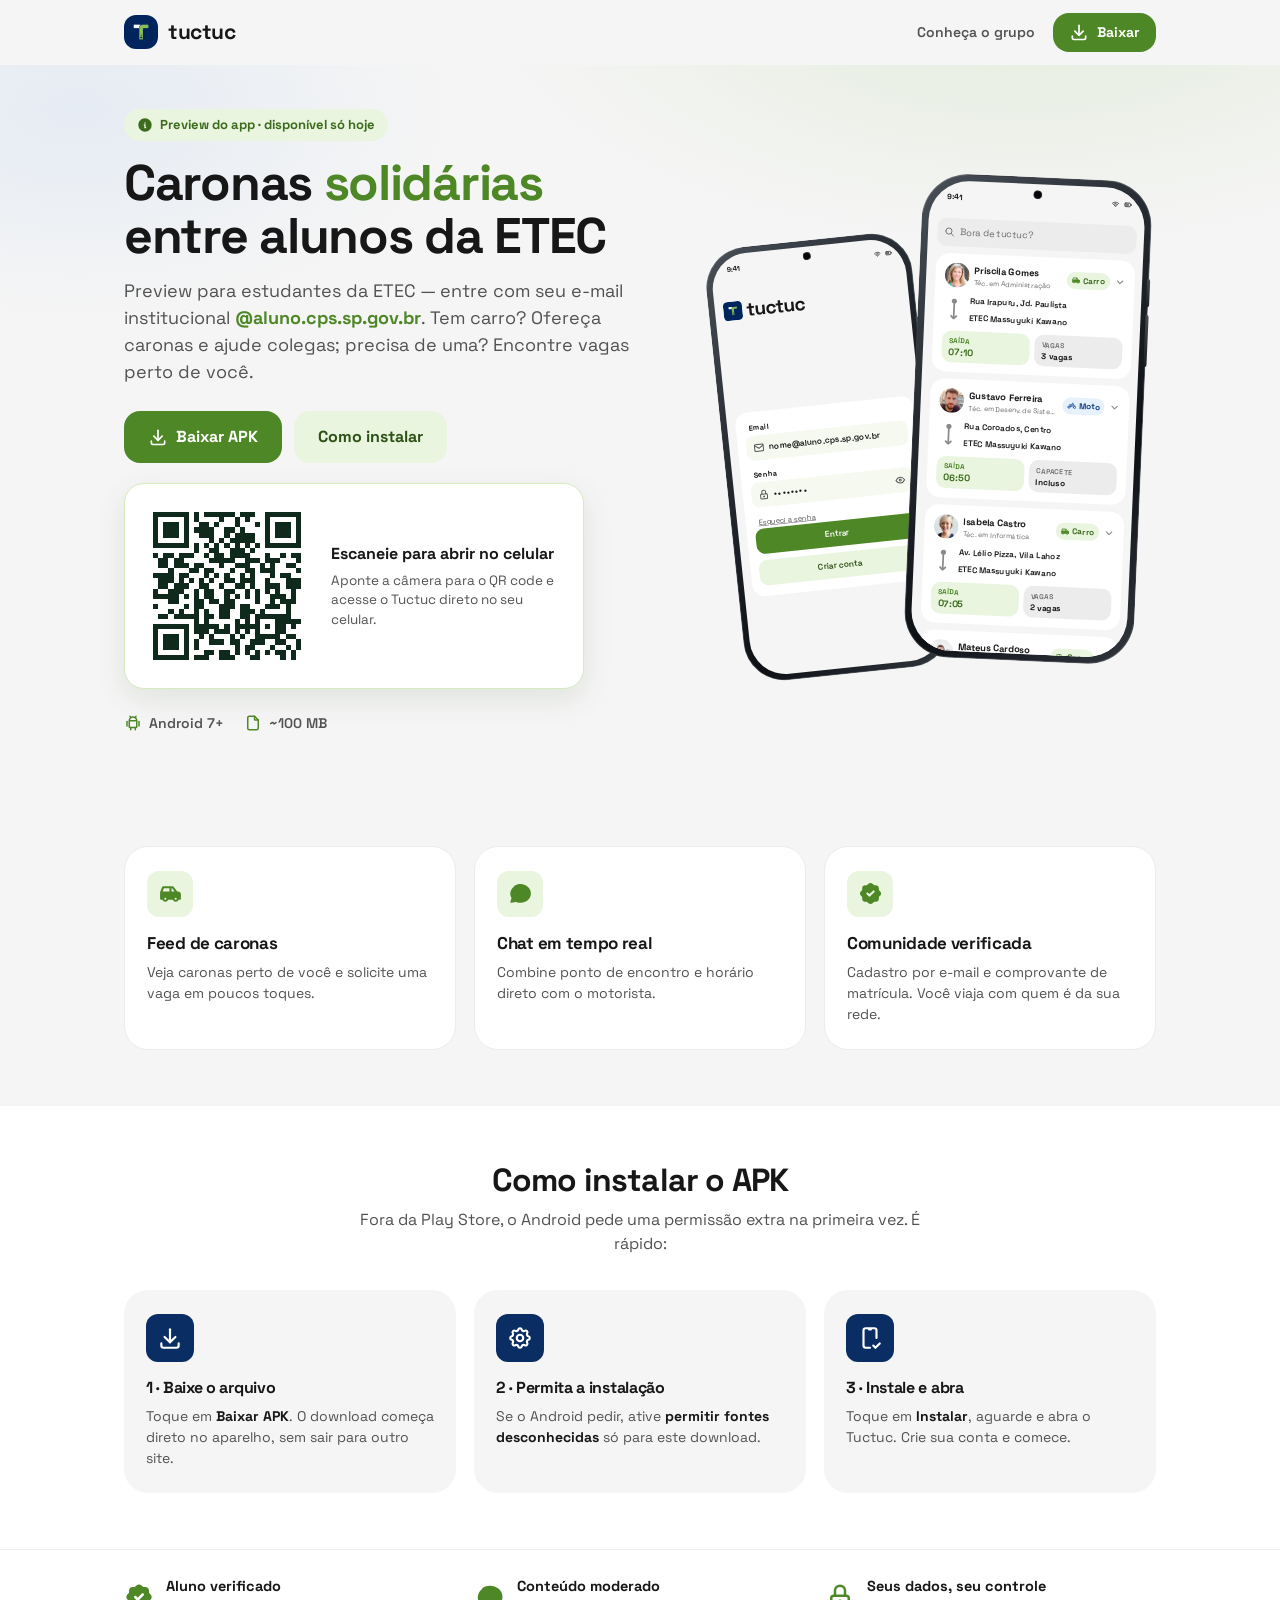
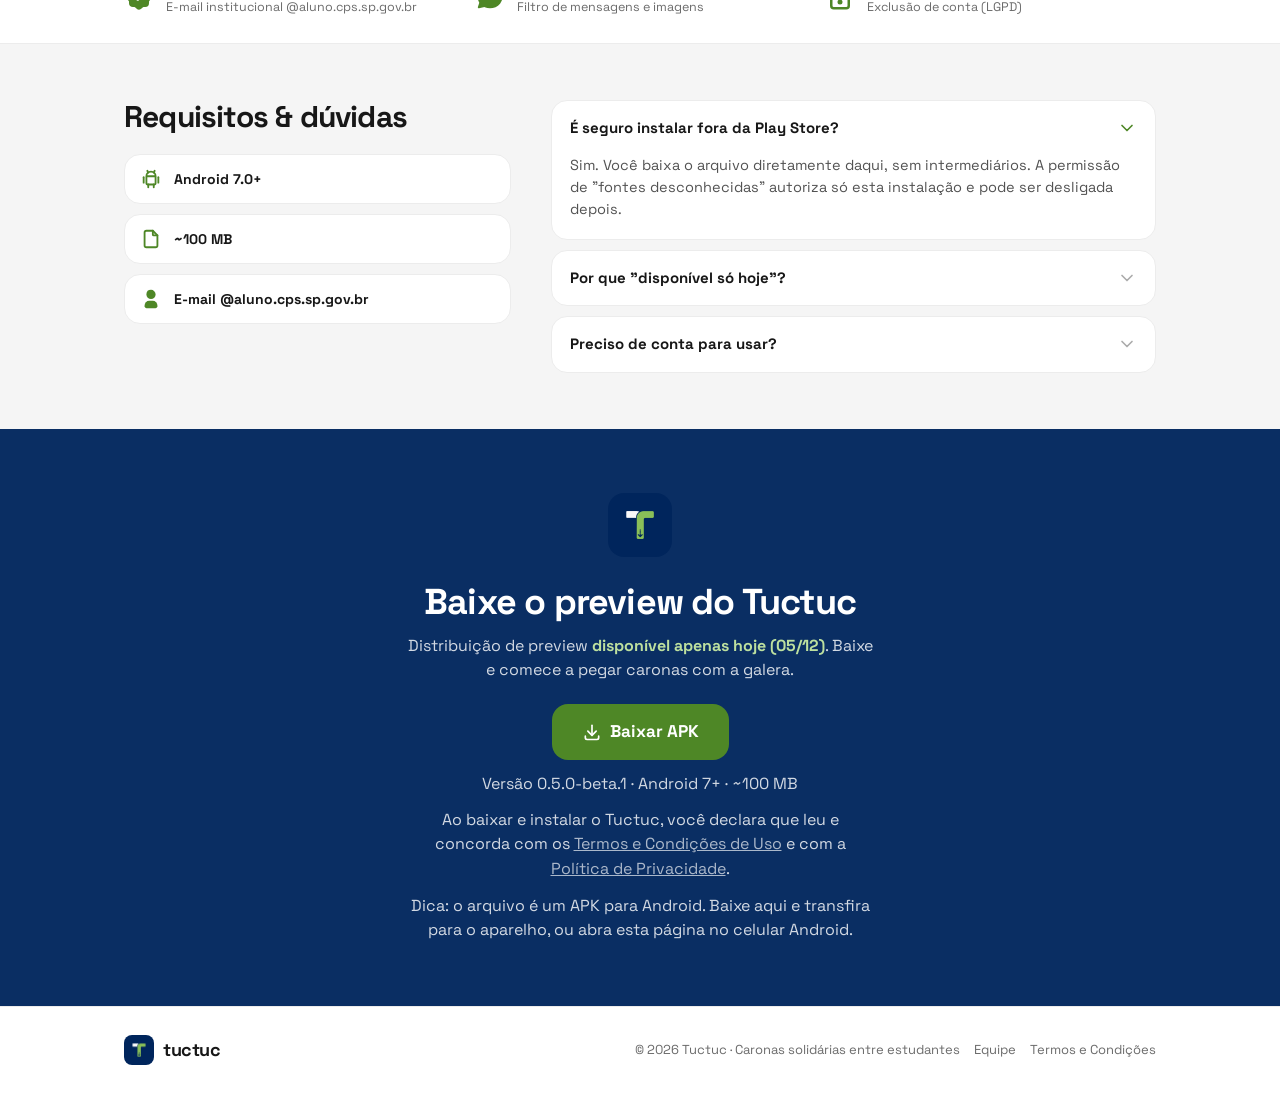
<file: index.html>
<!DOCTYPE html>
<html lang="pt-BR">
<head>
  <meta charset="UTF-8" />
  <meta name="viewport" content="width=device-width, initial-scale=1.0" />
  <title>Tuctuc — Caronas solidárias entre estudantes</title>
  <meta name="description" content="Baixe o preview do Tuctuc: caronas solidárias entre estudantes de escolas técnicas e faculdades. Tem carro? Ofereça caronas. Distribuição em APK para Android." />

  <meta property="og:title" content="Tuctuc — Caronas solidárias entre estudantes" />
  <meta property="og:description" content="Caronas solidárias entre estudantes de técnicas e faculdades. Baixe o preview (APK) para Android." />
  <meta property="og:type" content="website" />
  <meta property="og:image" content="assets/icon.png" />

  <link rel="icon" type="image/png" href="assets/icon.png" />
  <link rel="apple-touch-icon" href="assets/icon.png" />

  <link rel="preconnect" href="https://fonts.googleapis.com" />
  <link rel="preconnect" href="https://fonts.gstatic.com" crossorigin />
  <link href="https://fonts.googleapis.com/css2?family=Space+Grotesk:wght@400;500;600;700&display=swap" rel="stylesheet" />

  <link rel="stylesheet" href="styles.css" />
</head>
<body>

  <!-- ══════════════════════ HEADER ══════════════════════ -->
  <header class="site-header" id="siteHeader">
    <div class="container header-inner">
      <a href="#top" class="brand" aria-label="Tuctuc — início">
        <img src="assets/icon.png" alt="" class="brand-mark" width="34" height="34" />
        <span class="brand-name">tuctuc</span>
      </a>
      <nav class="header-nav">
        <a href="team.html" class="header-link">Conheça o grupo</a>
        <a href="#download" class="btn btn-primary btn-sm" data-scroll>
          <svg class="ic" viewBox="0 0 24 24" aria-hidden="true"><path d="M4 17v2a2 2 0 0 0 2 2h12a2 2 0 0 0 2 -2v-2"/><path d="M7 11l5 5l5 -5"/><path d="M12 4v12"/></svg>
          Baixar
        </a>
      </nav>
    </div>
  </header>

  <main id="top">

    <!-- ══════════════════════ HERO ══════════════════════ -->
    <section class="hero">
      <div class="container hero-grid">
        <div class="hero-copy">
          <span class="eyebrow">
            <svg class="ic ic-fill" viewBox="0 0 24 24" aria-hidden="true"><path d="M12 2c5.523 0 10 4.477 10 10a10 10 0 0 1 -19.995 .324l-.005 -.324l.004 -.28c.148 -5.393 4.566 -9.72 9.996 -9.72zm0 9h-1l-.117 .007a1 1 0 0 0 0 1.986l.117 .007v3l.007 .117a1 1 0 0 0 .876 .876l.117 .007h1l.117 -.007a1 1 0 0 0 .876 -.876l.007 -.117l-.007 -.117a1 1 0 0 0 -.764 -.857l-.112 -.02l-.117 -.006v-3l-.007 -.117a1 1 0 0 0 -.876 -.876l-.117 -.007zm.01 -3l-.127 .007a1 1 0 0 0 0 1.986l.117 .007l.127 -.007a1 1 0 0 0 0 -1.986l-.117 -.007z"/></svg>
            Preview do app · disponível só hoje
          </span>
          <h1 class="hero-title">Caronas <span class="accent">solidárias</span> entre alunos da ETEC</h1>
          <p class="hero-sub">
            Preview para estudantes da ETEC — entre com seu e-mail institucional
            <b>@aluno.cps.sp.gov.br</b>. Tem carro? Ofereça caronas e ajude colegas;
            precisa de uma? Encontre vagas perto de você.
          </p>

          <div class="hero-actions">
            <a href="#download" class="btn btn-primary btn-lg" data-scroll>
              <svg class="ic" viewBox="0 0 24 24" aria-hidden="true"><path d="M4 17v2a2 2 0 0 0 2 2h12a2 2 0 0 0 2 -2v-2"/><path d="M7 11l5 5l5 -5"/><path d="M12 4v12"/></svg>
              Baixar APK
            </a>
            <a href="#instalar" class="btn btn-ghost btn-lg" data-scroll>Como instalar</a>
          </div>

          <a
            href="https://tuctuc-landing.vercel.app/"
            class="hero-qr"
            aria-label="Abrir o site do Tuctuc — escaneie o QR code com a câmera do celular"
          >
            <img
              src="assets/qr-site.svg"
              alt="QR code para abrir o site do Tuctuc no celular"
              class="hero-qr-img"
              width="180"
              height="180"
            />
            <span class="hero-qr-text">
              <b>Escaneie para abrir no celular</b>
              <span>Aponte a câmera para o QR code e acesse o Tuctuc direto no seu celular.</span>
            </span>
          </a>

          <ul class="hero-meta" aria-label="Detalhes do download">
            <li>
              <svg class="ic" viewBox="0 0 24 24" aria-hidden="true"><path d="M4 10v6"/><path d="M20 10v6"/><path d="M7 9h10v8a1 1 0 0 1 -1 1h-8a1 1 0 0 1 -1 -1v-8a5 5 0 0 1 10 0"/><path d="M8 3l1 2"/><path d="M16 3l-1 2"/><path d="M9 18v3"/><path d="M15 18v3"/></svg>
              Android 7+
            </li>
            <li>
              <svg class="ic" viewBox="0 0 24 24" aria-hidden="true"><path d="M14 3v4a1 1 0 0 0 1 1h4"/><path d="M17 21h-10a2 2 0 0 1 -2 -2v-14a2 2 0 0 1 2 -2h7l5 5v11a2 2 0 0 1 -2 2z"/></svg>
              <span data-apk-size>~100 MB</span>
            </li>
          </ul>
        </div>

        <!-- Mockups recriados fielmente ao app (HTML/CSS, não são imagens) -->
        <div class="hero-visual" aria-hidden="true">
          <div class="phones">
            <!-- LOGIN -->
            <div class="phone phone-back">
              <div class="phone-camera"></div>
              <div class="phone-screen">
                <div class="app-ui">
                  <div class="sb">
                    <span class="sb-time">9:41</span>
                    <span class="sb-ic">
                      <svg class="ic" viewBox="0 0 24 24"><path d="M3.515 9.515c4.686 -4.687 12.284 -4.687 17 0"/><path d="M6.343 12.343a8 8 0 0 1 11.314 0"/><path d="M9.172 15.172a4 4 0 0 1 5.656 0"/><path d="M12 18l.01 0"/></svg>
                      <svg class="ic" viewBox="0 0 24 24"><path d="M6 7h11a2 2 0 0 1 2 2v6a2 2 0 0 1 -2 2h-11a2 2 0 0 1 -2 -2v-6a2 2 0 0 1 2 -2"/><path d="M22 11v2"/><path d="M7 10v4"/><path d="M10 10v4"/><path d="M13 10v4"/></svg>
                    </span>
                  </div>
                  <div class="ui-login">
                    <div class="app-brand">
                      <img src="assets/icon.png" alt="" width="36" height="36" />
                      <span>tuctuc</span>
                    </div>
                    <div class="login-card">
                      <div class="fi-group">
                        <label class="fi-label">Email</label>
                        <div class="field">
                          <svg class="ic field-ic" viewBox="0 0 24 24"><path d="M3 7a2 2 0 0 1 2 -2h14a2 2 0 0 1 2 2v10a2 2 0 0 1 -2 2h-14a2 2 0 0 1 -2 -2v-10"/><path d="M3 7l9 6l9 -6"/></svg>
                          <span class="field-text">nome@aluno.cps.sp.gov.br</span>
                        </div>
                      </div>
                      <div class="fi-group">
                        <label class="fi-label">Senha</label>
                        <div class="field">
                          <svg class="ic field-ic" viewBox="0 0 24 24"><path d="M5 13a2 2 0 0 1 2 -2h10a2 2 0 0 1 2 2v6a2 2 0 0 1 -2 2h-10a2 2 0 0 1 -2 -2v-6"/><path d="M11 16a1 1 0 1 0 2 0a1 1 0 0 0 -2 0"/><path d="M8 11v-4a4 4 0 1 1 8 0v4"/></svg>
                          <span class="field-text dots">••••••••</span>
                          <svg class="ic field-eye" viewBox="0 0 24 24"><path d="M10 12a2 2 0 1 0 4 0a2 2 0 0 0 -4 0"/><path d="M21 12c-2.4 4 -5.4 6 -9 6c-3.6 0 -6.6 -2 -9 -6c2.4 -4 5.4 -6 9 -6c3.6 0 6.6 2 9 6"/></svg>
                        </div>
                      </div>
                      <span class="login-forgot">Esqueci a senha</span>
                      <div class="login-actions">
                        <div class="btn-fake btn-fake-primary">Entrar</div>
                        <div class="btn-fake btn-fake-secondary">Criar conta</div>
                      </div>
                    </div>
                    <span class="login-terms">Termos e condições</span>
                  </div>
                </div>
              </div>
            </div>

            <!-- FEED DE CARONAS -->
            <div class="phone phone-front">
              <div class="phone-camera"></div>
              <div class="phone-screen">
                <div class="app-ui">
                  <div class="sb">
                    <span class="sb-time">9:41</span>
                    <span class="sb-ic">
                      <svg class="ic" viewBox="0 0 24 24"><path d="M3.515 9.515c4.686 -4.687 12.284 -4.687 17 0"/><path d="M6.343 12.343a8 8 0 0 1 11.314 0"/><path d="M9.172 15.172a4 4 0 0 1 5.656 0"/><path d="M12 18l.01 0"/></svg>
                      <svg class="ic" viewBox="0 0 24 24"><path d="M6 7h11a2 2 0 0 1 2 2v6a2 2 0 0 1 -2 2h-11a2 2 0 0 1 -2 -2v-6a2 2 0 0 1 2 -2"/><path d="M22 11v2"/><path d="M7 10v4"/><path d="M10 10v4"/><path d="M13 10v4"/></svg>
                    </span>
                  </div>
                  <div class="ui-screen">
                    <div class="feed-search">
                      <svg class="ic" viewBox="0 0 24 24"><path d="M3 10a7 7 0 1 0 14 0a7 7 0 1 0 -14 0"/><path d="M21 21l-6 -6"/></svg>
                      <span>Bora de tuctuc?</span>
                    </div>

                    <article class="ride-card">
                      <div class="ride-head">
                        <img class="avatar" src="assets/avatars/priscila.jpg" alt="" />
                        <div class="ride-driver">
                          <strong>Priscila Gomes</strong>
                          <span>Téc. em Administração</span>
                        </div>
                        <div class="right-cluster">
                          <span class="badge badge-green">
                            <svg class="ic ic-fill" viewBox="0 0 24 24"><path d="M14 5a1 1 0 0 1 .694 .28l.087 .095l3.699 4.625h.52a3 3 0 0 1 2.995 2.824l.005 .176v4a1 1 0 0 1 -1 1h-1.171a3.001 3.001 0 0 1 -5.658 0h-4.342a3.001 3.001 0 0 1 -5.658 0h-1.171a1 1 0 0 1 -1 -1v-6l.007 -.117l.008 -.056l.017 -.078l.012 -.036l.014 -.05l2.014 -5.034a1 1 0 0 1 .928 -.629zm-7 11a1 1 0 1 0 0 2a1 1 0 0 0 0 -2m10 0a1 1 0 1 0 0 2a1 1 0 0 0 0 -2m-6 -9h-5.324l-1.2 3h6.524zm2.52 0h-.52v3h2.92z"/></svg>
                            Carro
                          </span>
                          <span class="ride-chevron"><svg class="ic" viewBox="0 0 24 24"><path d="M6 9l6 6l6 -6"/></svg></span>
                        </div>
                      </div>
                      <div class="ride-route">
                        <svg class="ic ic-fill route-ic" viewBox="0 0 24 24"><path d="M12.0132 4.39457e-07C12.7212 -0.000382589 13.4065 0.249629 13.9479 0.705815C14.4893 1.162 14.8519 1.79496 14.9716 2.49274C15.0913 3.19052 14.9604 3.90816 14.602 4.51871C14.2436 5.12926 13.6808 5.59339 13.0132 5.829L12.9941 20.584L14.2871 19.293C14.4593 19.1208 14.6884 19.0174 14.9314 19.0021C15.1744 18.9868 15.4147 19.0607 15.6071 19.21L15.7011 19.293C15.8885 19.4805 15.9938 19.7348 15.9938 20C15.9938 20.2652 15.8885 20.5195 15.7011 20.707L12.7011 23.707C12.6662 23.7421 12.6287 23.7745 12.5891 23.804L12.4791 23.875L12.3651 23.929L12.2601 23.964L12.1111 23.994L11.9941 24L11.9191 23.997L11.7931 23.98L11.6821 23.95L11.5711 23.906L11.4731 23.854L11.3771 23.787L11.2871 23.707L8.28706 20.707C8.1049 20.5184 8.00411 20.2658 8.00639 20.0036C8.00866 19.7414 8.11383 19.4906 8.29924 19.3052C8.48465 19.1198 8.73546 19.0146 8.99766 19.0123C9.25986 19.01 9.51246 19.1108 9.70106 19.293L10.9941 20.586L11.0132 5.829C10.3468 5.59235 9.78529 5.12795 9.42787 4.51771C9.07044 3.90746 8.94001 3.1906 9.05959 2.49357C9.17917 1.79654 9.54108 1.16414 10.0815 0.707922C10.6218 0.251705 11.306 0.000988187 12.0132 4.39457e-07Z"/></svg>
                        <div class="ride-route-text">
                          <span>Rua Irapuru, Jd. Paulista</span>
                          <span>ETEC Massuyuki Kawano</span>
                        </div>
                      </div>
                      <div class="ride-meta">
                        <div class="chip chip-green"><small>SAÍDA</small><b>07:10</b></div>
                        <div class="chip chip-gray"><small>VAGAS</small><b>3 vagas</b></div>
                      </div>
                    </article>

                    <article class="ride-card">
                      <div class="ride-head">
                        <img class="avatar" src="assets/avatars/gustavo.jpg" alt="" />
                        <div class="ride-driver">
                          <strong>Gustavo Ferreira</strong>
                          <span>Téc. em Desenv. de Sistemas</span>
                        </div>
                        <div class="right-cluster">
                          <span class="badge badge-blue">
                            <svg class="ic" viewBox="0 0 24 24"><path d="M2 16a3 3 0 1 0 6 0a3 3 0 1 0 -6 0"/><path d="M16 16a3 3 0 1 0 6 0a3 3 0 1 0 -6 0"/><path d="M7.5 14h5l4 -4h-10.5m1.5 4l4 -4"/><path d="M13 6h2l1.5 3l2 4"/></svg>
                            Moto
                          </span>
                          <span class="ride-chevron"><svg class="ic" viewBox="0 0 24 24"><path d="M6 9l6 6l6 -6"/></svg></span>
                        </div>
                      </div>
                      <div class="ride-route">
                        <svg class="ic ic-fill route-ic" viewBox="0 0 24 24"><path d="M12.0132 4.39457e-07C12.7212 -0.000382589 13.4065 0.249629 13.9479 0.705815C14.4893 1.162 14.8519 1.79496 14.9716 2.49274C15.0913 3.19052 14.9604 3.90816 14.602 4.51871C14.2436 5.12926 13.6808 5.59339 13.0132 5.829L12.9941 20.584L14.2871 19.293C14.4593 19.1208 14.6884 19.0174 14.9314 19.0021C15.1744 18.9868 15.4147 19.0607 15.6071 19.21L15.7011 19.293C15.8885 19.4805 15.9938 19.7348 15.9938 20C15.9938 20.2652 15.8885 20.5195 15.7011 20.707L12.7011 23.707C12.6662 23.7421 12.6287 23.7745 12.5891 23.804L12.4791 23.875L12.3651 23.929L12.2601 23.964L12.1111 23.994L11.9941 24L11.9191 23.997L11.7931 23.98L11.6821 23.95L11.5711 23.906L11.4731 23.854L11.3771 23.787L11.2871 23.707L8.28706 20.707C8.1049 20.5184 8.00411 20.2658 8.00639 20.0036C8.00866 19.7414 8.11383 19.4906 8.29924 19.3052C8.48465 19.1198 8.73546 19.0146 8.99766 19.0123C9.25986 19.01 9.51246 19.1108 9.70106 19.293L10.9941 20.586L11.0132 5.829C10.3468 5.59235 9.78529 5.12795 9.42787 4.51771C9.07044 3.90746 8.94001 3.1906 9.05959 2.49357C9.17917 1.79654 9.54108 1.16414 10.0815 0.707922C10.6218 0.251705 11.306 0.000988187 12.0132 4.39457e-07Z"/></svg>
                        <div class="ride-route-text">
                          <span>Rua Coroados, Centro</span>
                          <span>ETEC Massuyuki Kawano</span>
                        </div>
                      </div>
                      <div class="ride-meta">
                        <div class="chip chip-green"><small>SAÍDA</small><b>06:50</b></div>
                        <div class="chip chip-gray"><small>CAPACETE</small><b>Incluso</b></div>
                      </div>
                    </article>

                    <article class="ride-card">
                      <div class="ride-head">
                        <img class="avatar" src="assets/avatars/isabela.jpg" alt="" />
                        <div class="ride-driver">
                          <strong>Isabela Castro</strong>
                          <span>Téc. em Informática</span>
                        </div>
                        <div class="right-cluster">
                          <span class="badge badge-green">
                            <svg class="ic ic-fill" viewBox="0 0 24 24"><path d="M14 5a1 1 0 0 1 .694 .28l.087 .095l3.699 4.625h.52a3 3 0 0 1 2.995 2.824l.005 .176v4a1 1 0 0 1 -1 1h-1.171a3.001 3.001 0 0 1 -5.658 0h-4.342a3.001 3.001 0 0 1 -5.658 0h-1.171a1 1 0 0 1 -1 -1v-6l.007 -.117l.008 -.056l.017 -.078l.012 -.036l.014 -.05l2.014 -5.034a1 1 0 0 1 .928 -.629zm-7 11a1 1 0 1 0 0 2a1 1 0 0 0 0 -2m10 0a1 1 0 1 0 0 2a1 1 0 0 0 0 -2m-6 -9h-5.324l-1.2 3h6.524zm2.52 0h-.52v3h2.92z"/></svg>
                            Carro
                          </span>
                          <span class="ride-chevron"><svg class="ic" viewBox="0 0 24 24"><path d="M6 9l6 6l6 -6"/></svg></span>
                        </div>
                      </div>
                      <div class="ride-route">
                        <svg class="ic ic-fill route-ic" viewBox="0 0 24 24"><path d="M12.0132 4.39457e-07C12.7212 -0.000382589 13.4065 0.249629 13.9479 0.705815C14.4893 1.162 14.8519 1.79496 14.9716 2.49274C15.0913 3.19052 14.9604 3.90816 14.602 4.51871C14.2436 5.12926 13.6808 5.59339 13.0132 5.829L12.9941 20.584L14.2871 19.293C14.4593 19.1208 14.6884 19.0174 14.9314 19.0021C15.1744 18.9868 15.4147 19.0607 15.6071 19.21L15.7011 19.293C15.8885 19.4805 15.9938 19.7348 15.9938 20C15.9938 20.2652 15.8885 20.5195 15.7011 20.707L12.7011 23.707C12.6662 23.7421 12.6287 23.7745 12.5891 23.804L12.4791 23.875L12.3651 23.929L12.2601 23.964L12.1111 23.994L11.9941 24L11.9191 23.997L11.7931 23.98L11.6821 23.95L11.5711 23.906L11.4731 23.854L11.3771 23.787L11.2871 23.707L8.28706 20.707C8.1049 20.5184 8.00411 20.2658 8.00639 20.0036C8.00866 19.7414 8.11383 19.4906 8.29924 19.3052C8.48465 19.1198 8.73546 19.0146 8.99766 19.0123C9.25986 19.01 9.51246 19.1108 9.70106 19.293L10.9941 20.586L11.0132 5.829C10.3468 5.59235 9.78529 5.12795 9.42787 4.51771C9.07044 3.90746 8.94001 3.1906 9.05959 2.49357C9.17917 1.79654 9.54108 1.16414 10.0815 0.707922C10.6218 0.251705 11.306 0.000988187 12.0132 4.39457e-07Z"/></svg>
                        <div class="ride-route-text">
                          <span>Av. Lélio Pizza, Vila Lahoz</span>
                          <span>ETEC Massuyuki Kawano</span>
                        </div>
                      </div>
                      <div class="ride-meta">
                        <div class="chip chip-green"><small>SAÍDA</small><b>07:05</b></div>
                        <div class="chip chip-gray"><small>VAGAS</small><b>2 vagas</b></div>
                      </div>
                    </article>

                    <article class="ride-card">
                      <div class="ride-head">
                        <img class="avatar" src="assets/avatars/mateus.jpg" alt="" />
                        <div class="ride-driver">
                          <strong>Mateus Cardoso</strong>
                          <span>Téc. em Administração</span>
                        </div>
                        <div class="right-cluster">
                          <span class="badge badge-green">
                            <svg class="ic ic-fill" viewBox="0 0 24 24"><path d="M14 5a1 1 0 0 1 .694 .28l.087 .095l3.699 4.625h.52a3 3 0 0 1 2.995 2.824l.005 .176v4a1 1 0 0 1 -1 1h-1.171a3.001 3.001 0 0 1 -5.658 0h-4.342a3.001 3.001 0 0 1 -5.658 0h-1.171a1 1 0 0 1 -1 -1v-6l.007 -.117l.008 -.056l.017 -.078l.012 -.036l.014 -.05l2.014 -5.034a1 1 0 0 1 .928 -.629zm-7 11a1 1 0 1 0 0 2a1 1 0 0 0 0 -2m10 0a1 1 0 1 0 0 2a1 1 0 0 0 0 -2m-6 -9h-5.324l-1.2 3h6.524zm2.52 0h-.52v3h2.92z"/></svg>
                            Carro
                          </span>
                          <span class="ride-chevron"><svg class="ic" viewBox="0 0 24 24"><path d="M6 9l6 6l6 -6"/></svg></span>
                        </div>
                      </div>
                      <div class="ride-route">
                        <svg class="ic ic-fill route-ic" viewBox="0 0 24 24"><path d="M12.0132 4.39457e-07C12.7212 -0.000382589 13.4065 0.249629 13.9479 0.705815C14.4893 1.162 14.8519 1.79496 14.9716 2.49274C15.0913 3.19052 14.9604 3.90816 14.602 4.51871C14.2436 5.12926 13.6808 5.59339 13.0132 5.829L12.9941 20.584L14.2871 19.293C14.4593 19.1208 14.6884 19.0174 14.9314 19.0021C15.1744 18.9868 15.4147 19.0607 15.6071 19.21L15.7011 19.293C15.8885 19.4805 15.9938 19.7348 15.9938 20C15.9938 20.2652 15.8885 20.5195 15.7011 20.707L12.7011 23.707C12.6662 23.7421 12.6287 23.7745 12.5891 23.804L12.4791 23.875L12.3651 23.929L12.2601 23.964L12.1111 23.994L11.9941 24L11.9191 23.997L11.7931 23.98L11.6821 23.95L11.5711 23.906L11.4731 23.854L11.3771 23.787L11.2871 23.707L8.28706 20.707C8.1049 20.5184 8.00411 20.2658 8.00639 20.0036C8.00866 19.7414 8.11383 19.4906 8.29924 19.3052C8.48465 19.1198 8.73546 19.0146 8.99766 19.0123C9.25986 19.01 9.51246 19.1108 9.70106 19.293L10.9941 20.586L11.0132 5.829C10.3468 5.59235 9.78529 5.12795 9.42787 4.51771C9.07044 3.90746 8.94001 3.1906 9.05959 2.49357C9.17917 1.79654 9.54108 1.16414 10.0815 0.707922C10.6218 0.251705 11.306 0.000988187 12.0132 4.39457e-07Z"/></svg>
                        <div class="ride-route-text">
                          <span>Rua Caingangs, Centro</span>
                          <span>ETEC Massuyuki Kawano</span>
                        </div>
                      </div>
                      <div class="ride-meta">
                        <div class="chip chip-green"><small>SAÍDA</small><b>07:00</b></div>
                        <div class="chip chip-gray"><small>VAGAS</small><b>2 vagas</b></div>
                      </div>
                    </article>
                  </div>
                </div>
              </div>
            </div>
          </div>
        </div>
      </div>
    </section>

    <!-- ══════════════════════ RECURSOS ══════════════════════ -->
    <section class="section" id="recursos">
      <div class="container">
        <div class="features">
          <div class="feature">
            <span class="feature-ic">
              <svg class="ic ic-fill" viewBox="0 0 24 24"><path d="M14 5a1 1 0 0 1 .694 .28l.087 .095l3.699 4.625h.52a3 3 0 0 1 2.995 2.824l.005 .176v4a1 1 0 0 1 -1 1h-1.171a3.001 3.001 0 0 1 -5.658 0h-4.342a3.001 3.001 0 0 1 -5.658 0h-1.171a1 1 0 0 1 -1 -1v-6l.007 -.117l.008 -.056l.017 -.078l.012 -.036l.014 -.05l2.014 -5.034a1 1 0 0 1 .928 -.629zm-7 11a1 1 0 1 0 0 2a1 1 0 0 0 0 -2m10 0a1 1 0 1 0 0 2a1 1 0 0 0 0 -2m-6 -9h-5.324l-1.2 3h6.524zm2.52 0h-.52v3h2.92z"/></svg>
            </span>
            <h3>Feed de caronas</h3>
            <p>Veja caronas perto de você e solicite uma vaga em poucos toques.</p>
          </div>
          <div class="feature">
            <span class="feature-ic">
              <svg class="ic ic-fill" viewBox="0 0 24 24"><path d="M5.821 4.91c3.899 -2.765 9.468 -2.539 13.073 .535c3.667 3.129 4.168 8.238 1.152 11.898c-2.841 3.447 -7.965 4.583 -12.231 2.805l-.233 -.101l-4.374 .931l-.04 .006l-.035 .007l-.033 .004l-.021 -.001l-.033 -.003l-.022 -.004l-.022 -.002l-.035 -.007l-.034 -.005l-.024 -.005l-.049 -.016l-.024 -.005l-.022 -.007l-.045 -.02l-.03 -.012l-.014 -.006l-.031 -.018l-.045 -.024l-.037 -.026l-.04 -.027l-.013 -.009l-.043 -.04l-.025 -.02l-.056 -.062l-.013 -.014l-.039 -.056l-.014 -.019l-.042 -.073l-.007 -.012l-.014 -.038l-.02 -.042l-.004 -.016l-.017 -.061l-.007 -.018l-.005 -.019l-.005 -.033l-.008 -.042l-.002 -.031v-.016l-.004 -.054l.001 -.036l.002 -.053l.004 -.025l.008 -.035l.005 -.034l.004 -.02l.018 -.06l1.15 -3.45l-.022 -.037c-2.21 -3.747 -1.209 -8.391 2.413 -11.119z"/></svg>
            </span>
            <h3>Chat em tempo real</h3>
            <p>Combine ponto de encontro e horário direto com o motorista.</p>
          </div>
          <div class="feature">
            <span class="feature-ic">
              <svg class="ic ic-fill" viewBox="0 0 24 24"><path d="M12.01 2.011a3.2 3.2 0 0 1 2.113 .797l.154 .145l.698 .698a1.2 1.2 0 0 0 .71 .341l.135 .008h1a3.2 3.2 0 0 1 3.195 3.018l.005 .182v1c0 .27 .092 .533 .258 .743l.09 .1l.697 .698a3.2 3.2 0 0 1 .147 4.382l-.145 .154l-.698 .698a1.2 1.2 0 0 0 -.341 .71l-.008 .135v1a3.2 3.2 0 0 1 -3.018 3.195l-.182 .005h-1a1.2 1.2 0 0 0 -.743 .258l-.1 .09l-.698 .697a3.2 3.2 0 0 1 -4.382 .147l-.154 -.145l-.698 -.698a1.2 1.2 0 0 0 -.71 -.341l-.135 -.008h-1a3.2 3.2 0 0 1 -3.195 -3.018l-.005 -.182v-1a1.2 1.2 0 0 0 -.258 -.743l-.09 -.1l-.697 -.698a3.2 3.2 0 0 1 -.147 -4.382l.145 -.154l.698 -.698a1.2 1.2 0 0 0 .341 -.71l.008 -.135v-1l.005 -.182a3.2 3.2 0 0 1 3.013 -3.013l.182 -.005h1a1.2 1.2 0 0 0 .743 -.258l.1 -.09l.698 -.697a3.2 3.2 0 0 1 2.269 -.944zm3.697 7.282a1 1 0 0 0 -1.414 0l-3.293 3.292l-1.293 -1.292l-.094 -.083a1 1 0 0 0 -1.32 1.497l2 2l.094 .083a1 1 0 0 0 1.32 -.083l4 -4l.083 -.094a1 1 0 0 0 -.083 -1.32z"/></svg>
            </span>
            <h3>Comunidade verificada</h3>
            <p>Cadastro por e-mail e comprovante de matrícula. Você viaja com quem é da sua rede.</p>
          </div>
        </div>
      </div>
    </section>

    <!-- ══════════════════════ COMO INSTALAR ══════════════════════ -->
    <section class="section section-alt" id="instalar">
      <div class="container">
        <div class="section-head">
          <h2>Como instalar o APK</h2>
          <p>Fora da Play Store, o Android pede uma permissão extra na primeira vez. É rápido:</p>
        </div>
        <ol class="steps">
          <li class="step">
            <span class="step-ic">
              <svg class="ic" viewBox="0 0 24 24"><path d="M4 17v2a2 2 0 0 0 2 2h12a2 2 0 0 0 2 -2v-2"/><path d="M7 11l5 5l5 -5"/><path d="M12 4v12"/></svg>
            </span>
            <h3>1 · Baixe o arquivo</h3>
            <p>Toque em <b>Baixar APK</b>. O download começa direto no aparelho, sem sair para outro site.</p>
          </li>
          <li class="step">
            <span class="step-ic">
              <svg class="ic" viewBox="0 0 24 24"><path d="M10.325 4.317c.426 -1.756 2.924 -1.756 3.35 0a1.724 1.724 0 0 0 2.573 1.066c1.543 -.94 3.31 .826 2.37 2.37a1.724 1.724 0 0 0 1.065 2.572c1.756 .426 1.756 2.924 0 3.35a1.724 1.724 0 0 0 -1.066 2.573c.94 1.543 -.826 3.31 -2.37 2.37a1.724 1.724 0 0 0 -2.572 1.065c-.426 1.756 -2.924 1.756 -3.35 0a1.724 1.724 0 0 0 -2.573 -1.066c-1.543 .94 -3.31 -.826 -2.37 -2.37a1.724 1.724 0 0 0 -1.065 -2.572c-1.756 -.426 -1.756 -2.924 0 -3.35a1.724 1.724 0 0 0 1.066 -2.573c-.94 -1.543 .826 -3.31 2.37 -2.37c1 .608 2.296 .07 2.572 -1.065z"/><path d="M9 12a3 3 0 1 0 6 0a3 3 0 0 0 -6 0"/></svg>
            </span>
            <h3>2 · Permita a instalação</h3>
            <p>Se o Android pedir, ative <b>permitir fontes desconhecidas</b> só para este download.</p>
          </li>
          <li class="step">
            <span class="step-ic">
              <svg class="ic" viewBox="0 0 24 24"><path d="M12 21h-4a2 2 0 0 1 -2 -2v-14a2 2 0 0 1 2 -2h8a2 2 0 0 1 2 2v7"/><path d="M11 4h2"/><path d="M15 19l2 2l4 -4"/></svg>
            </span>
            <h3>3 · Instale e abra</h3>
            <p>Toque em <b>Instalar</b>, aguarde e abra o Tuctuc. Crie sua conta e comece.</p>
          </li>
        </ol>
      </div>
    </section>

    <!-- ══════════════════════ SEGURANÇA (faixa compacta) ══════════════════════ -->
    <section class="section-trust" id="seguranca">
      <div class="container trust-row">
        <div class="trust-item">
          <svg class="ic ic-fill" viewBox="0 0 24 24"><path d="M12.01 2.011a3.2 3.2 0 0 1 2.113 .797l.154 .145l.698 .698a1.2 1.2 0 0 0 .71 .341l.135 .008h1a3.2 3.2 0 0 1 3.195 3.018l.005 .182v1c0 .27 .092 .533 .258 .743l.09 .1l.697 .698a3.2 3.2 0 0 1 .147 4.382l-.145 .154l-.698 .698a1.2 1.2 0 0 0 -.341 .71l-.008 .135v1a3.2 3.2 0 0 1 -3.018 3.195l-.182 .005h-1a1.2 1.2 0 0 0 -.743 .258l-.1 .09l-.698 .697a3.2 3.2 0 0 1 -4.382 .147l-.154 -.145l-.698 -.698a1.2 1.2 0 0 0 -.71 -.341l-.135 -.008h-1a3.2 3.2 0 0 1 -3.195 -3.018l-.005 -.182v-1a1.2 1.2 0 0 0 -.258 -.743l-.09 -.1l-.697 -.698a3.2 3.2 0 0 1 -.147 -4.382l.145 -.154l.698 -.698a1.2 1.2 0 0 0 .341 -.71l.008 -.135v-1l.005 -.182a3.2 3.2 0 0 1 3.013 -3.013l.182 -.005h1a1.2 1.2 0 0 0 .743 -.258l.1 -.09l.698 -.697a3.2 3.2 0 0 1 2.269 -.944zm3.697 7.282a1 1 0 0 0 -1.414 0l-3.293 3.292l-1.293 -1.292l-.094 -.083a1 1 0 0 0 -1.32 1.497l2 2l.094 .083a1 1 0 0 0 1.32 -.083l4 -4l.083 -.094a1 1 0 0 0 -.083 -1.32z"/></svg>
          <div><b>Aluno verificado</b><span>E-mail institucional @aluno.cps.sp.gov.br</span></div>
        </div>
        <div class="trust-item">
          <svg class="ic ic-fill" viewBox="0 0 24 24"><path d="M5.821 4.91c3.899 -2.765 9.468 -2.539 13.073 .535c3.667 3.129 4.168 8.238 1.152 11.898c-2.841 3.447 -7.965 4.583 -12.231 2.805l-.233 -.101l-4.374 .931a.797 .797 0 0 1 -.919 -.938l1.15 -3.45l-.022 -.037c-2.21 -3.747 -1.209 -8.391 2.413 -11.119z"/></svg>
          <div><b>Conteúdo moderado</b><span>Filtro de mensagens e imagens</span></div>
        </div>
        <div class="trust-item">
          <svg class="ic" viewBox="0 0 24 24"><path d="M5 13a2 2 0 0 1 2 -2h10a2 2 0 0 1 2 2v6a2 2 0 0 1 -2 2h-10a2 2 0 0 1 -2 -2v-6"/><path d="M11 16a1 1 0 1 0 2 0a1 1 0 0 0 -2 0"/><path d="M8 11v-4a4 4 0 1 1 8 0v4"/></svg>
          <div><b>Seus dados, seu controle</b><span>Exclusão de conta (LGPD)</span></div>
        </div>
      </div>
    </section>

    <!-- ══════════════════════ FAQ + REQUISITOS ══════════════════════ -->
    <section class="section" id="faq">
      <div class="container faq-grid">
        <div class="faq-side">
          <h2>Requisitos &amp; dúvidas</h2>
          <ul class="req-list">
            <li>
              <svg class="ic" viewBox="0 0 24 24"><path d="M4 10v6"/><path d="M20 10v6"/><path d="M7 9h10v8a1 1 0 0 1 -1 1h-8a1 1 0 0 1 -1 -1v-8a5 5 0 0 1 10 0"/><path d="M8 3l1 2"/><path d="M16 3l-1 2"/><path d="M9 18v3"/><path d="M15 18v3"/></svg>
              <div><b>Android 7.0+</b></div>
            </li>
            <li>
              <svg class="ic" viewBox="0 0 24 24"><path d="M14 3v4a1 1 0 0 0 1 1h4"/><path d="M17 21h-10a2 2 0 0 1 -2 -2v-14a2 2 0 0 1 2 -2h7l5 5v11a2 2 0 0 1 -2 2z"/></svg>
              <div><b><span data-apk-size>~100 MB</span></b></div>
            </li>
            <li>
              <svg class="ic ic-fill" viewBox="0 0 24 24"><path d="M12 2a5 5 0 1 1 -5 5l.005 -.217a5 5 0 0 1 4.995 -4.783z"/><path d="M14 14a5 5 0 0 1 5 5v1a2 2 0 0 1 -2 2h-10a2 2 0 0 1 -2 -2v-1a5 5 0 0 1 5 -5h4z"/></svg>
              <div><b>E-mail @aluno.cps.sp.gov.br</b></div>
            </li>
          </ul>
        </div>

        <div class="faq-list">
          <details class="faq-item" open>
            <summary>É seguro instalar fora da Play Store?<svg class="ic chev" viewBox="0 0 24 24"><path d="M6 9l6 6l6 -6"/></svg></summary>
            <p>Sim. Você baixa o arquivo diretamente daqui, sem intermediários. A permissão de "fontes desconhecidas" autoriza só esta instalação e pode ser desligada depois.</p>
          </details>
          <details class="faq-item">
            <summary>Por que "disponível só hoje"?<svg class="ic chev" viewBox="0 0 24 24"><path d="M6 9l6 6l6 -6"/></svg></summary>
            <p>Esta é uma distribuição de <b>preview</b> para avaliação, publicada apenas por hoje. Novas versões serão disponibilizadas em outras datas.</p>
          </details>
          <details class="faq-item">
            <summary>Preciso de conta para usar?<svg class="ic chev" viewBox="0 0 24 24"><path d="M6 9l6 6l6 -6"/></svg></summary>
            <p>Sim. Use seu <b>e-mail institucional da ETEC</b> (<b>@aluno.cps.sp.gov.br</b>) para criar a conta — é assim que confirmamos que você é aluno e mantemos a comunidade segura.</p>
          </details>
        </div>
      </div>
    </section>

    <!-- ══════════════════════ CTA FINAL / DOWNLOAD ══════════════════════ -->
    <section class="download-cta" id="download">
      <div class="container download-inner">
        <img src="assets/icon.png" alt="" class="download-icon" width="64" height="64" />
        <h2>Baixe o preview do Tuctuc</h2>
        <p>Distribuição de preview <b>disponível apenas hoje<span data-today></span></b>. Baixe e comece a pegar caronas com a galera.</p>
        <a href="https://github.com/derick-rufino/tuctuc-landing/releases/download/v0.5.0-beta.1/tuctuc.apk" class="btn btn-primary btn-lg btn-download" id="downloadBtn">
          <svg class="ic" viewBox="0 0 24 24" aria-hidden="true"><path d="M4 17v2a2 2 0 0 0 2 2h12a2 2 0 0 0 2 -2v-2"/><path d="M7 11l5 5l5 -5"/><path d="M12 4v12"/></svg>
          Baixar APK
        </a>
        <p class="download-meta"><span data-apk-version>Versão 0.5.0-beta.1</span> · Android 7+ · <span data-apk-size>~100 MB</span></p>
        <p class="download-terms">Ao baixar e instalar o Tuctuc, você declara que leu e concorda com os <a href="terms.html">Termos e Condições de Uso</a> e com a <a href="terms.html#privacidade">Política de Privacidade</a>.</p>
        <p class="download-note" id="downloadHint" hidden></p>
      </div>
    </section>
  </main>

  <!-- ══════════════════════ FOOTER ══════════════════════ -->
  <footer class="site-footer">
    <div class="container footer-inner">
      <div class="footer-brand">
        <img src="assets/icon.png" alt="" width="30" height="30" />
        <span class="brand-name">tuctuc</span>
      </div>
      <div class="footer-legal">
        <p class="footer-copy">© <span id="year"></span> Tuctuc · Caronas solidárias entre estudantes</p>
        <a class="footer-link" href="team.html">Equipe</a>
        <a class="footer-link" href="terms.html">Termos e Condições</a>
      </div>
    </div>
  </footer>

  <script src="script.js"></script>
</body>
</html>
</file>
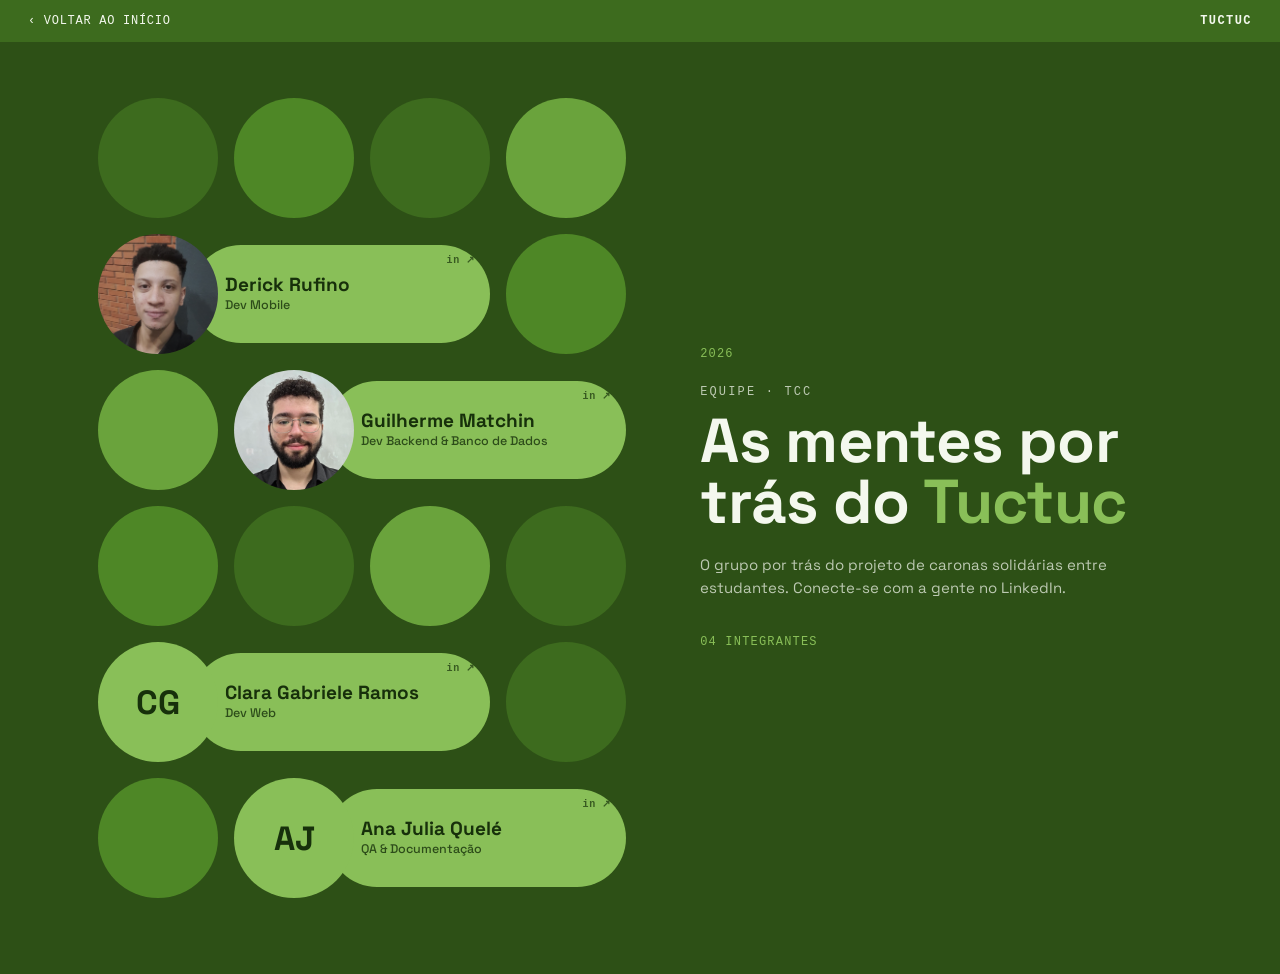
<file: team.html>
<!DOCTYPE html>
<html lang="pt-BR">
<head>
  <meta charset="UTF-8" />
  <meta name="viewport" content="width=device-width, initial-scale=1.0" />
  <title>Equipe — Tuctuc</title>
  <meta name="description" content="As mentes por trás do Tuctuc — equipe do projeto." />

  <link rel="icon" type="image/png" href="assets/icon.png" />
  <link rel="preconnect" href="https://fonts.googleapis.com" />
  <link rel="preconnect" href="https://fonts.gstatic.com" crossorigin />
  <link href="https://fonts.googleapis.com/css2?family=Space+Grotesk:wght@500;600;700&display=swap" rel="stylesheet" />

  <style>
    /* ─────────── Página EQUIPE — paleta e hierarquia do app (theme.js) ─────────── */
    :root {
      --green-900: #2D5016;   /* fundo */
      --green-800: #3D6B1E;
      --green-700: #4E8726;
      --green-600: #6AA33C;
      --green-500: #89BF58;   /* destaque / pílula */
      --neutral-0: #FFFFFF;

      --bg:      var(--green-900);
      --pill:    var(--green-500);
      --pill-h:  var(--green-600);
      --on-pill: #17300B;
      --paper:   #F4F8EE;
      --muted:   rgba(244, 248, 238, .72);

      /* Diâmetro do círculo — fluido, recalculado por faixa (ver @media) */
      --d: clamp(92px, 10.5vw, 120px);
      --gap: clamp(10px, 1.4vw, 16px);

      --mono: ui-monospace, SFMono-Regular, Menlo, Consolas, "Liberation Mono", monospace;
      --sans: "Space Grotesk", -apple-system, BlinkMacSystemFont, "Segoe UI", Roboto, Arial, sans-serif;
    }
    * { box-sizing: border-box; margin: 0; padding: 0; }
    html { -webkit-text-size-adjust: 100%; }
    body {
      background: var(--bg); color: var(--paper);
      font-family: var(--sans); min-height: 100vh;
      -webkit-font-smoothing: antialiased;
    }
    a { color: inherit; }
    :focus-visible { outline: 3px solid var(--paper); outline-offset: 3px; border-radius: 4px; }

    .topbar {
      font-family: var(--mono); font-size: 12px; letter-spacing: .06em; text-transform: uppercase;
      display: flex; align-items: center; justify-content: space-between;
      padding: 14px clamp(16px, 4vw, 28px); background: var(--green-800);
    }
    .topbar a { text-decoration: none; color: var(--paper); }
    .topbar a:hover { color: var(--green-500); }
    .topbar .brand { font-weight: 700; letter-spacing: .12em; }

    .wrap {
      max-width: 1140px; margin: 0 auto;
      padding: clamp(32px, 5vw, 56px) clamp(16px, 4vw, 28px) clamp(48px, 7vw, 76px);
      display: grid; grid-template-columns: 1.15fr 1fr;
      gap: clamp(28px, 4vw, 48px); align-items: center;
    }

    /* ── Grade de círculos: colunas de diâmetro fixo (var --d), sem sombra/borda ── */
    .grid {
      display: grid;
      grid-template-columns: repeat(4, var(--d));
      grid-auto-rows: var(--d);
      gap: var(--gap);
      justify-content: start;
    }
    .deco { border-radius: 50%; background: var(--green-800); }
    .deco.d-2 { background: var(--green-700); }
    .deco.d-3 { background: var(--green-600); }

    /* Integrante = 3 colunas; altura travada em var(--d) → foto sempre circular */
    .member {
      grid-column: span 3; height: var(--d);
      display: flex; align-items: center; min-width: 0; text-decoration: none;
    }
    .avatar {
      flex: 0 0 auto; width: var(--d); height: var(--d);
      border-radius: 50%; overflow: hidden;
      display: grid; place-items: center;
      background: var(--neutral-0); color: var(--on-pill);
      font-weight: 700; font-size: calc(var(--d) * .28);
      z-index: 2;
    }
    .avatar img { width: 100%; height: 100%; object-fit: cover; display: block; }
    .member.initials .avatar { background: var(--pill); }

    .plate {
      flex: 1 1 auto; min-width: 0; align-self: center;
      height: calc(var(--d) * .82);
      margin-left: calc(var(--d) * -.22);   /* pílula sobrepõe o círculo (ref.) */
      padding: 0 clamp(14px, 1.6vw, 20px) 0 calc(var(--d) * .28);
      display: flex; flex-direction: column; justify-content: center; gap: 2px;
      background: var(--pill); color: var(--on-pill);
      border-radius: 999px; position: relative;
      transition: background-color .12s ease;
    }
    .plate .name { font-size: clamp(15px, 1.5vw, 19px); font-weight: 700; line-height: 1.08; }
    .plate .role { font-size: clamp(11px, 1.1vw, 12.5px); font-weight: 500; opacity: .8; line-height: 1.2; }
    .plate .in {
      position: absolute; top: 9px; right: 15px;
      font-family: var(--mono); font-size: 10px; font-weight: 700; letter-spacing: .06em; opacity: .7;
    }
    .member:hover .plate { background: var(--pill-h); }

    /* ── Título (hierarquia do app) ── */
    .lead { min-width: 0; }
    .year   { font-family: var(--mono); font-size: 12px; letter-spacing: .1em; color: var(--green-500); }
    .kicker { font-family: var(--mono); font-size: 12px; letter-spacing: .18em; text-transform: uppercase; color: var(--muted); margin: 24px 0 12px; }
    .title  { font-size: clamp(36px, 5.4vw, 62px); line-height: .98; font-weight: 700; letter-spacing: -.01em; text-wrap: balance; }
    .title .hl { color: var(--green-500); }
    .sub    { margin-top: 20px; max-width: 44ch; color: var(--muted); font-size: clamp(14px, 1.4vw, 15px); line-height: 1.55; }
    .tag    { margin-top: 36px; font-family: var(--mono); font-size: 12px; letter-spacing: .1em; color: var(--green-500); }

    /* ── Responsivo ── */
    /* Uma coluna: grade centralizada, diâmetro recalculado p/ largura cheia */
    @media (max-width: 900px) {
      :root { --d: clamp(96px, 15vw, 120px); }
      .wrap { grid-template-columns: 1fr; gap: clamp(28px, 6vw, 40px); }
      .lead { order: -1; }
      .kicker { margin-top: 4px; }
      .grid { justify-content: center; }
    }
    /* Telas estreitas: sem matriz decorativa, integrantes viram lista limpa */
    @media (max-width: 640px) {
      .grid { display: flex; flex-direction: column; gap: 12px; }
      .deco { display: none; }
      .member { grid-column: auto; width: 100%; height: clamp(68px, 19vw, 84px); }
      .avatar { width: clamp(68px, 19vw, 84px); height: clamp(68px, 19vw, 84px); font-size: 22px; }
      .plate { height: clamp(60px, 16vw, 74px); margin-left: -22px; padding-left: 34px; }
    }

    @media (prefers-reduced-motion: reduce) {
      .plate { transition: none; }
    }
  </style>
</head>
<body>

  <div class="topbar">
    <a href="index.html">‹ Voltar ao início</a>
    <span class="brand">tuctuc</span>
  </div>

  <main class="wrap">

    <!-- GRADE: integrantes + círculos decorativos -->
    <section class="grid">
      <!-- linha decorativa (topo) -->
      <span class="deco" aria-hidden="true"></span>
      <span class="deco d-2" aria-hidden="true"></span>
      <span class="deco" aria-hidden="true"></span>
      <span class="deco d-3" aria-hidden="true"></span>

      <!-- Derick (foto) + deco -->
      <a class="member" href="https://www.linkedin.com/in/derick-rufino" target="_blank" rel="noopener">
        <span class="avatar"><img src="assets/team/derick.jpg" alt="Derick Rufino" /></span>
        <span class="plate">
          <span class="in">in ↗</span>
          <span class="name">Derick Rufino</span>
          <span class="role">Dev Mobile</span>
        </span>
      </a>
      <span class="deco d-2" aria-hidden="true"></span>

      <!-- deco + Guilherme (foto) -->
      <span class="deco d-3" aria-hidden="true"></span>
      <a class="member" href="https://www.linkedin.com/in/guilhermemmonteiro/" target="_blank" rel="noopener">
        <span class="avatar"><img src="assets/team/guilherme.jpg" alt="Guilherme Matchin" /></span>
        <span class="plate">
          <span class="in">in ↗</span>
          <span class="name">Guilherme Matchin</span>
          <span class="role">Dev Backend &amp; Banco de Dados</span>
        </span>
      </a>

      <!-- linha decorativa (meio) -->
      <span class="deco d-2" aria-hidden="true"></span>
      <span class="deco" aria-hidden="true"></span>
      <span class="deco d-3" aria-hidden="true"></span>
      <span class="deco" aria-hidden="true"></span>

      <!-- Clara (iniciais) + deco -->
      <a class="member initials" href="https://www.linkedin.com/in/clara-gabriele-nogueira-ramos-a8a216354/" target="_blank" rel="noopener">
        <span class="avatar">CG</span>
        <span class="plate">
          <span class="in">in ↗</span>
          <span class="name">Clara Gabriele Ramos</span>
          <span class="role">Dev Web</span>
        </span>
      </a>
      <span class="deco" aria-hidden="true"></span>

      <!-- deco + Ana Julia (iniciais) -->
      <span class="deco d-2" aria-hidden="true"></span>
      <a class="member initials" href="https://www.linkedin.com/in/ana-julia-quel%C3%A9-b66037373/" target="_blank" rel="noopener">
        <span class="avatar">AJ</span>
        <span class="plate">
          <span class="in">in ↗</span>
          <span class="name">Ana Julia Quelé</span>
          <span class="role">QA &amp; Documentação</span>
        </span>
      </a>
    </section>

    <!-- TÍTULO -->
    <section class="lead">
      <p class="year">2026</p>
      <p class="kicker">Equipe · TCC</p>
      <h1 class="title">As mentes por trás do <span class="hl">Tuctuc</span></h1>
      <p class="sub">O grupo por trás do projeto de caronas solidárias entre estudantes. Conecte-se com a gente no LinkedIn.</p>
      <p class="tag">04 INTEGRANTES</p>
    </section>

  </main>

</body>
</html>
</file>
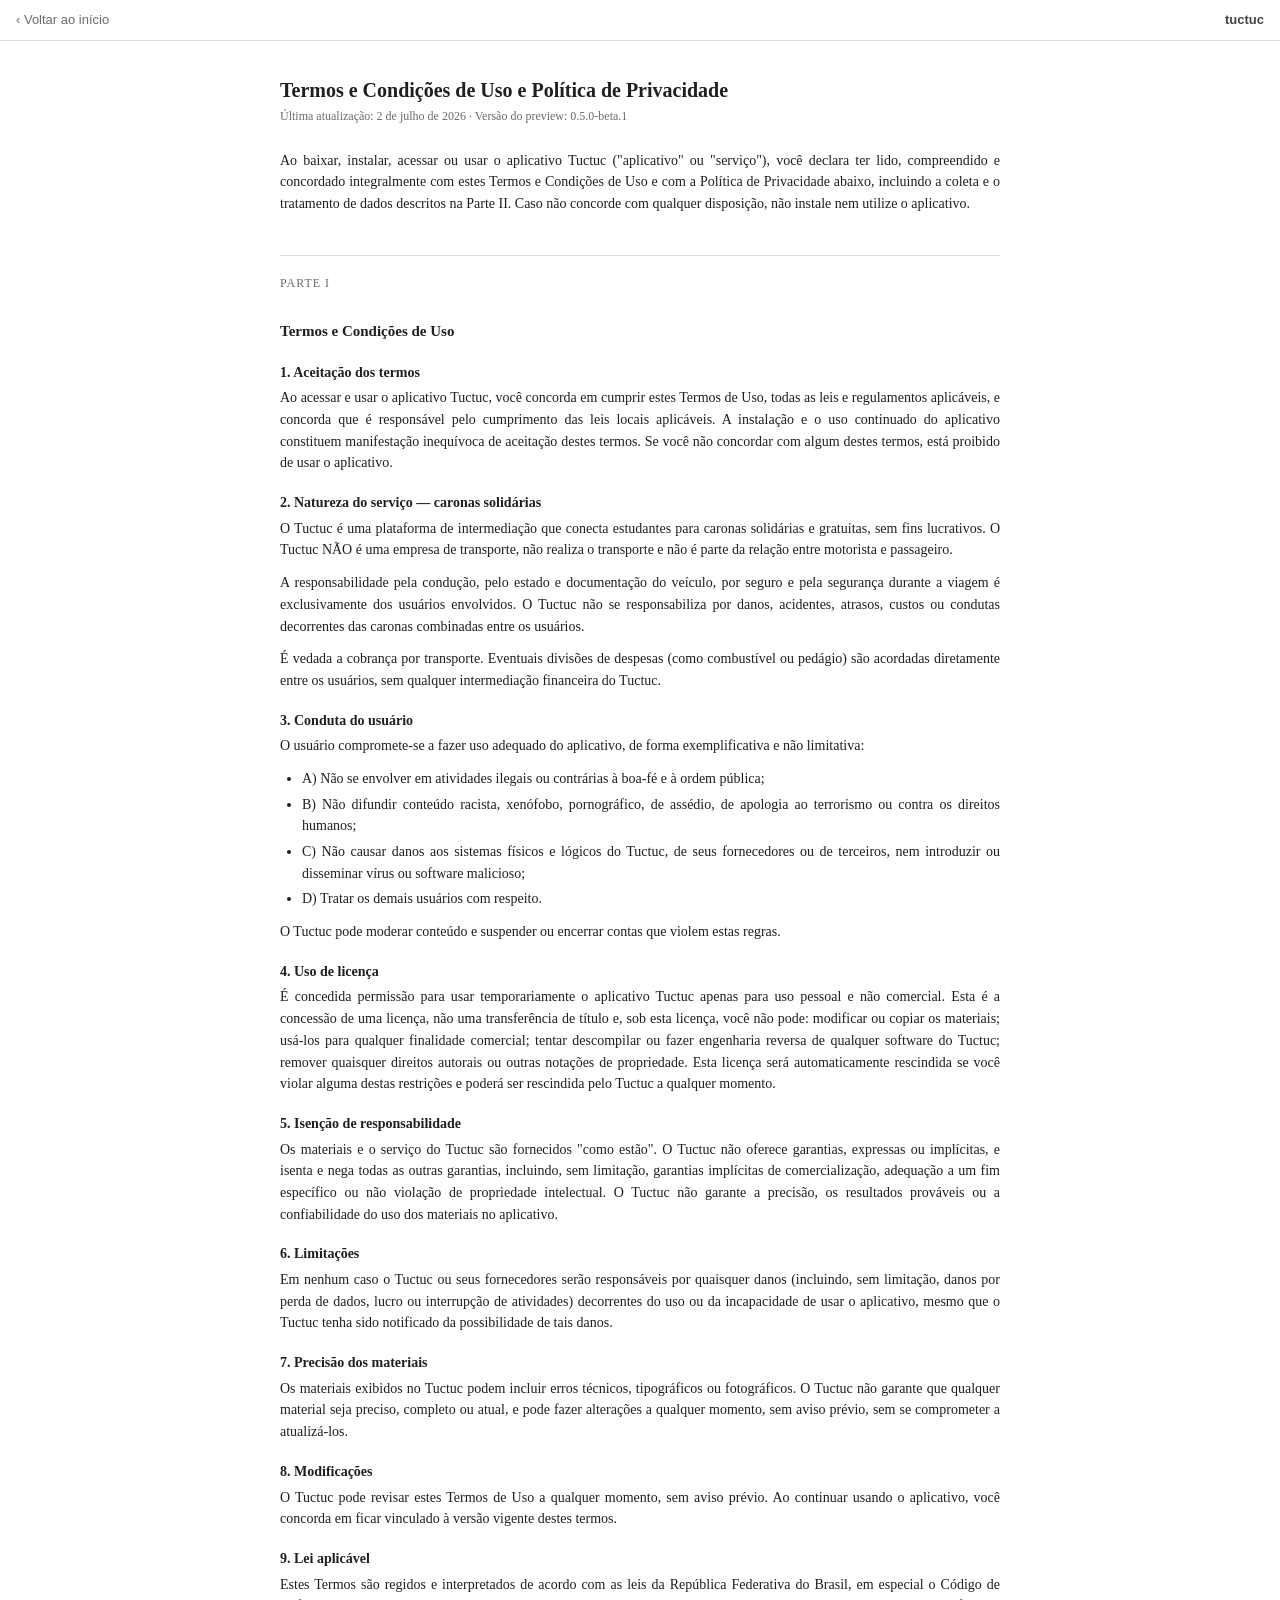
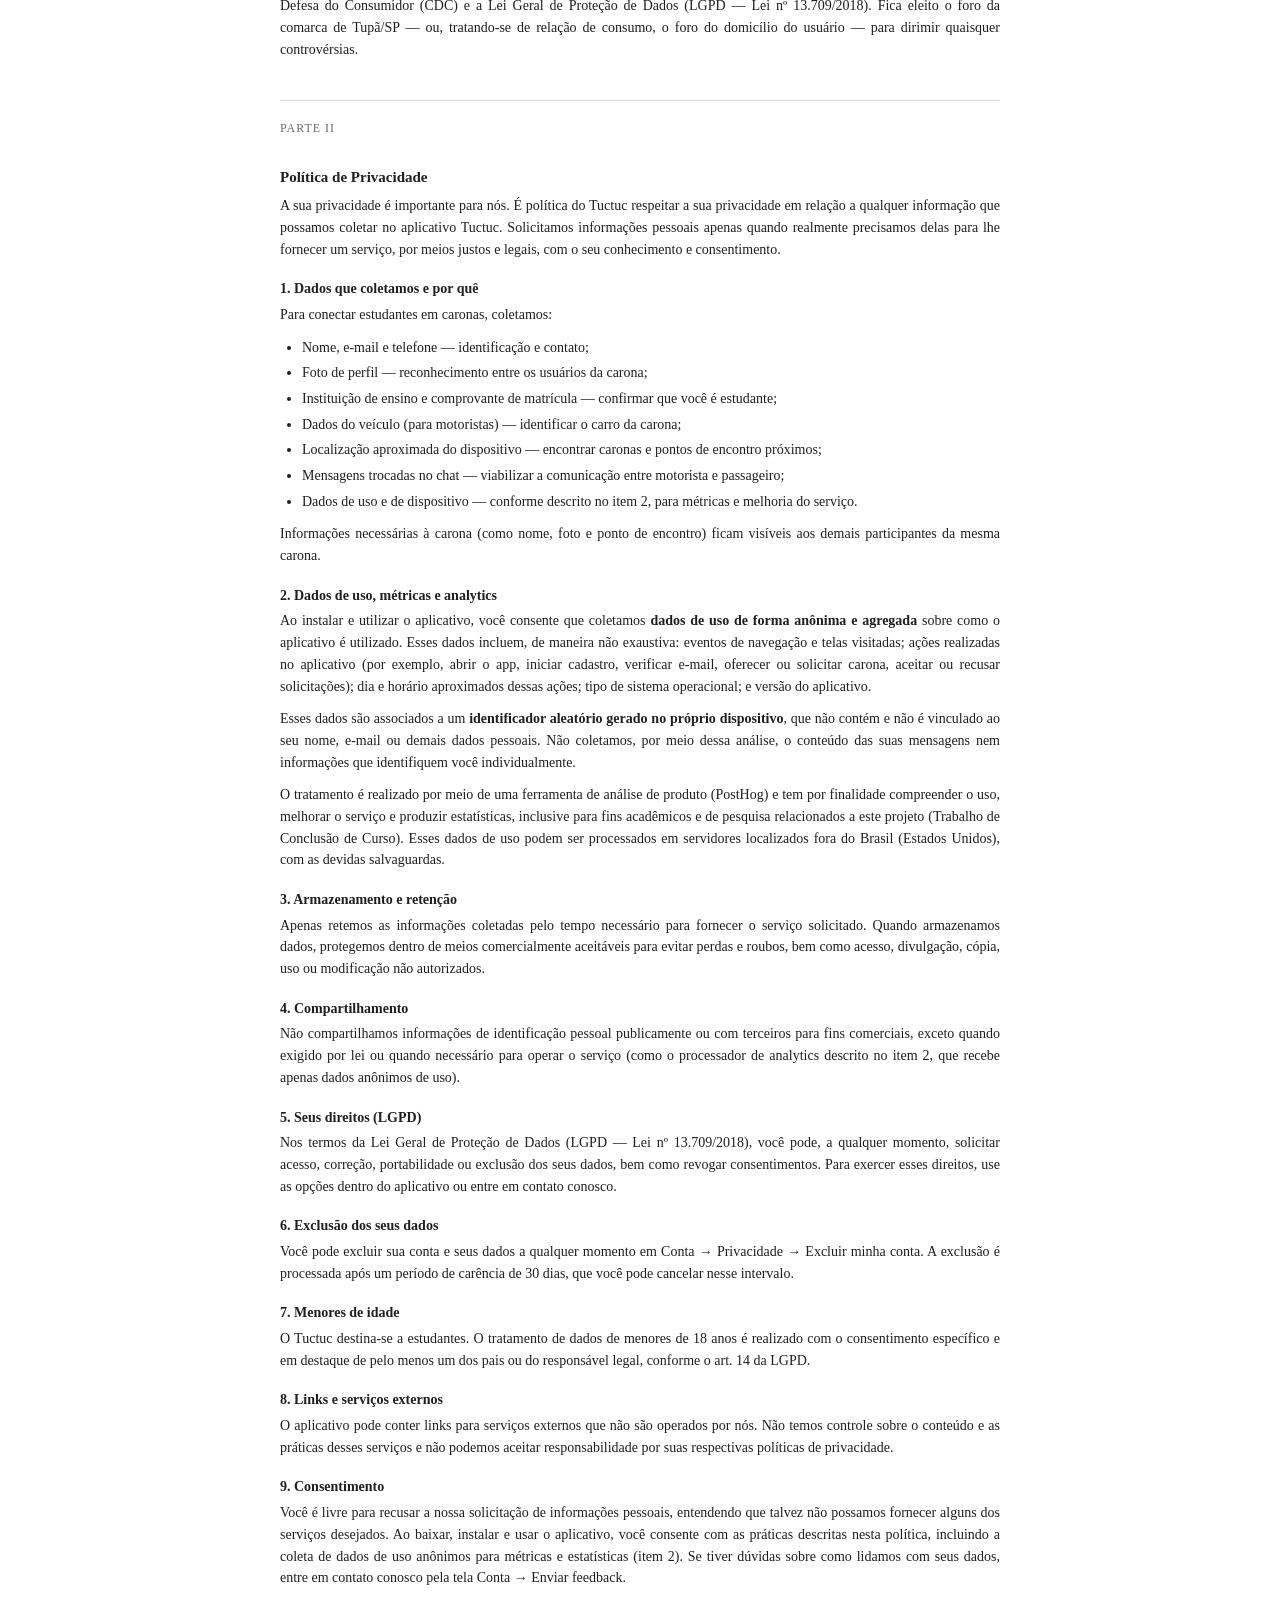
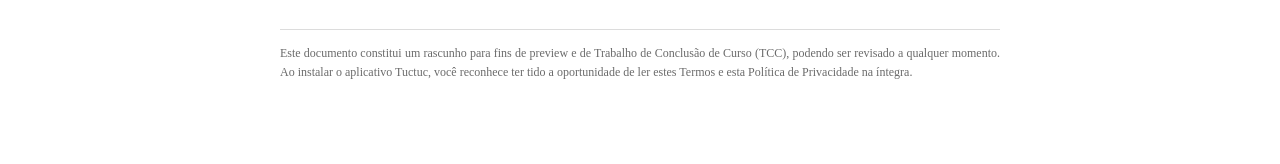
<file: terms.html>
<!DOCTYPE html>
<html lang="pt-BR">
<head>
  <meta charset="UTF-8" />
  <meta name="viewport" content="width=device-width, initial-scale=1.0" />
  <title>Termos e Condições de Uso — Tuctuc</title>
  <meta name="description" content="Termos e Condições de Uso e Política de Privacidade do aplicativo Tuctuc." />
  <meta name="robots" content="noindex" />
  <link rel="icon" type="image/png" href="assets/icon.png" />

  <style>
    /* Documento legal — estilo deliberadamente sóbrio e denso. */
    :root { --ink: #1f1f1f; --muted: #6b6b6b; --rule: #dcdcdc; }
    * { box-sizing: border-box; }
    html { -webkit-text-size-adjust: 100%; }
    body {
      margin: 0;
      background: #ffffff;
      color: var(--ink);
      font-family: Georgia, "Times New Roman", "Liberation Serif", serif;
      font-size: 14px;
      line-height: 1.55;
    }

    /* Barra superior mínima (sans-serif) só para voltar ao site. */
    .topbar {
      font-family: -apple-system, BlinkMacSystemFont, "Segoe UI", Roboto, Arial, sans-serif;
      font-size: 13px;
      border-bottom: 1px solid var(--rule);
      padding: 10px 16px;
      display: flex;
      align-items: center;
      justify-content: space-between;
      color: var(--muted);
    }
    .topbar a { color: var(--muted); text-decoration: none; }
    .topbar a:hover { text-decoration: underline; }
    .topbar .brand { font-weight: 600; color: #444; }

    .doc {
      max-width: 760px;
      margin: 0 auto;
      padding: 36px 20px 72px;
      text-align: justify;
      hyphens: auto;
    }

    .doc h1 {
      font-size: 20px;
      line-height: 1.3;
      margin: 0 0 4px;
      text-align: left;
    }
    .doc .updated { color: var(--muted); font-size: 12px; margin: 0 0 24px; text-align: left; }

    .doc h2 {
      font-size: 15px;
      margin: 28px 0 6px;
      text-align: left;
    }
    .doc h3 {
      font-size: 14px;
      margin: 18px 0 4px;
      text-align: left;
    }
    .doc p { margin: 0 0 11px; }
    .doc .lead { margin-bottom: 20px; }

    .doc .part {
      margin-top: 40px;
      padding-top: 18px;
      border-top: 1px solid var(--rule);
    }
    .doc .part-label {
      font-size: 12px;
      letter-spacing: .08em;
      text-transform: uppercase;
      color: var(--muted);
      margin: 0 0 2px;
      text-align: left;
    }

    .doc ul { margin: 0 0 11px; padding-left: 22px; }
    .doc li { margin-bottom: 4px; }

    .doc .fine {
      margin-top: 40px;
      padding-top: 14px;
      border-top: 1px solid var(--rule);
      color: var(--muted);
      font-size: 12px;
    }
    .doc a { color: #3D6B1E; }
  </style>
</head>
<body>

  <div class="topbar">
    <a href="index.html">‹ Voltar ao início</a>
    <span class="brand">tuctuc</span>
  </div>

  <main class="doc">
    <h1>Termos e Condições de Uso e Política de Privacidade</h1>
    <p class="updated">Última atualização: 2 de julho de 2026 · Versão do preview: 0.5.0-beta.1</p>

    <p class="lead">
      Ao baixar, instalar, acessar ou usar o aplicativo Tuctuc ("aplicativo" ou "serviço"),
      você declara ter lido, compreendido e concordado integralmente com estes Termos e
      Condições de Uso e com a Política de Privacidade abaixo, incluindo a coleta e o
      tratamento de dados descritos na Parte II. Caso não concorde com qualquer disposição,
      não instale nem utilize o aplicativo.
    </p>

    <!-- ══════════════════════ PARTE I — TERMOS ══════════════════════ -->
    <section class="part">
      <p class="part-label">Parte I</p>
      <h2>Termos e Condições de Uso</h2>

      <h3>1. Aceitação dos termos</h3>
      <p>Ao acessar e usar o aplicativo Tuctuc, você concorda em cumprir estes Termos de Uso, todas as leis e regulamentos aplicáveis, e concorda que é responsável pelo cumprimento das leis locais aplicáveis. A instalação e o uso continuado do aplicativo constituem manifestação inequívoca de aceitação destes termos. Se você não concordar com algum destes termos, está proibido de usar o aplicativo.</p>

      <h3>2. Natureza do serviço — caronas solidárias</h3>
      <p>O Tuctuc é uma plataforma de intermediação que conecta estudantes para caronas solidárias e gratuitas, sem fins lucrativos. O Tuctuc NÃO é uma empresa de transporte, não realiza o transporte e não é parte da relação entre motorista e passageiro.</p>
      <p>A responsabilidade pela condução, pelo estado e documentação do veículo, por seguro e pela segurança durante a viagem é exclusivamente dos usuários envolvidos. O Tuctuc não se responsabiliza por danos, acidentes, atrasos, custos ou condutas decorrentes das caronas combinadas entre os usuários.</p>
      <p>É vedada a cobrança por transporte. Eventuais divisões de despesas (como combustível ou pedágio) são acordadas diretamente entre os usuários, sem qualquer intermediação financeira do Tuctuc.</p>

      <h3>3. Conduta do usuário</h3>
      <p>O usuário compromete-se a fazer uso adequado do aplicativo, de forma exemplificativa e não limitativa:</p>
      <ul>
        <li>A) Não se envolver em atividades ilegais ou contrárias à boa-fé e à ordem pública;</li>
        <li>B) Não difundir conteúdo racista, xenófobo, pornográfico, de assédio, de apologia ao terrorismo ou contra os direitos humanos;</li>
        <li>C) Não causar danos aos sistemas físicos e lógicos do Tuctuc, de seus fornecedores ou de terceiros, nem introduzir ou disseminar vírus ou software malicioso;</li>
        <li>D) Tratar os demais usuários com respeito.</li>
      </ul>
      <p>O Tuctuc pode moderar conteúdo e suspender ou encerrar contas que violem estas regras.</p>

      <h3>4. Uso de licença</h3>
      <p>É concedida permissão para usar temporariamente o aplicativo Tuctuc apenas para uso pessoal e não comercial. Esta é a concessão de uma licença, não uma transferência de título e, sob esta licença, você não pode: modificar ou copiar os materiais; usá-los para qualquer finalidade comercial; tentar descompilar ou fazer engenharia reversa de qualquer software do Tuctuc; remover quaisquer direitos autorais ou outras notações de propriedade. Esta licença será automaticamente rescindida se você violar alguma destas restrições e poderá ser rescindida pelo Tuctuc a qualquer momento.</p>

      <h3>5. Isenção de responsabilidade</h3>
      <p>Os materiais e o serviço do Tuctuc são fornecidos "como estão". O Tuctuc não oferece garantias, expressas ou implícitas, e isenta e nega todas as outras garantias, incluindo, sem limitação, garantias implícitas de comercialização, adequação a um fim específico ou não violação de propriedade intelectual. O Tuctuc não garante a precisão, os resultados prováveis ou a confiabilidade do uso dos materiais no aplicativo.</p>

      <h3>6. Limitações</h3>
      <p>Em nenhum caso o Tuctuc ou seus fornecedores serão responsáveis por quaisquer danos (incluindo, sem limitação, danos por perda de dados, lucro ou interrupção de atividades) decorrentes do uso ou da incapacidade de usar o aplicativo, mesmo que o Tuctuc tenha sido notificado da possibilidade de tais danos.</p>

      <h3>7. Precisão dos materiais</h3>
      <p>Os materiais exibidos no Tuctuc podem incluir erros técnicos, tipográficos ou fotográficos. O Tuctuc não garante que qualquer material seja preciso, completo ou atual, e pode fazer alterações a qualquer momento, sem aviso prévio, sem se comprometer a atualizá-los.</p>

      <h3>8. Modificações</h3>
      <p>O Tuctuc pode revisar estes Termos de Uso a qualquer momento, sem aviso prévio. Ao continuar usando o aplicativo, você concorda em ficar vinculado à versão vigente destes termos.</p>

      <h3>9. Lei aplicável</h3>
      <p>Estes Termos são regidos e interpretados de acordo com as leis da República Federativa do Brasil, em especial o Código de Defesa do Consumidor (CDC) e a Lei Geral de Proteção de Dados (LGPD — Lei nº 13.709/2018). Fica eleito o foro da comarca de Tupã/SP — ou, tratando-se de relação de consumo, o foro do domicílio do usuário — para dirimir quaisquer controvérsias.</p>
    </section>

    <!-- ══════════════════════ PARTE II — PRIVACIDADE ══════════════════════ -->
    <section class="part" id="privacidade">
      <p class="part-label">Parte II</p>
      <h2>Política de Privacidade</h2>

      <p>A sua privacidade é importante para nós. É política do Tuctuc respeitar a sua privacidade em relação a qualquer informação que possamos coletar no aplicativo Tuctuc. Solicitamos informações pessoais apenas quando realmente precisamos delas para lhe fornecer um serviço, por meios justos e legais, com o seu conhecimento e consentimento.</p>

      <h3>1. Dados que coletamos e por quê</h3>
      <p>Para conectar estudantes em caronas, coletamos:</p>
      <ul>
        <li>Nome, e-mail e telefone — identificação e contato;</li>
        <li>Foto de perfil — reconhecimento entre os usuários da carona;</li>
        <li>Instituição de ensino e comprovante de matrícula — confirmar que você é estudante;</li>
        <li>Dados do veículo (para motoristas) — identificar o carro da carona;</li>
        <li>Localização aproximada do dispositivo — encontrar caronas e pontos de encontro próximos;</li>
        <li>Mensagens trocadas no chat — viabilizar a comunicação entre motorista e passageiro;</li>
        <li>Dados de uso e de dispositivo — conforme descrito no item 2, para métricas e melhoria do serviço.</li>
      </ul>
      <p>Informações necessárias à carona (como nome, foto e ponto de encontro) ficam visíveis aos demais participantes da mesma carona.</p>

      <h3>2. Dados de uso, métricas e analytics</h3>
      <p>Ao instalar e utilizar o aplicativo, você consente que coletamos <b>dados de uso de forma anônima e agregada</b> sobre como o aplicativo é utilizado. Esses dados incluem, de maneira não exaustiva: eventos de navegação e telas visitadas; ações realizadas no aplicativo (por exemplo, abrir o app, iniciar cadastro, verificar e-mail, oferecer ou solicitar carona, aceitar ou recusar solicitações); dia e horário aproximados dessas ações; tipo de sistema operacional; e versão do aplicativo.</p>
      <p>Esses dados são associados a um <b>identificador aleatório gerado no próprio dispositivo</b>, que não contém e não é vinculado ao seu nome, e-mail ou demais dados pessoais. Não coletamos, por meio dessa análise, o conteúdo das suas mensagens nem informações que identifiquem você individualmente.</p>
      <p>O tratamento é realizado por meio de uma ferramenta de análise de produto (PostHog) e tem por finalidade compreender o uso, melhorar o serviço e produzir estatísticas, inclusive para fins acadêmicos e de pesquisa relacionados a este projeto (Trabalho de Conclusão de Curso). Esses dados de uso podem ser processados em servidores localizados fora do Brasil (Estados Unidos), com as devidas salvaguardas.</p>

      <h3>3. Armazenamento e retenção</h3>
      <p>Apenas retemos as informações coletadas pelo tempo necessário para fornecer o serviço solicitado. Quando armazenamos dados, protegemos dentro de meios comercialmente aceitáveis para evitar perdas e roubos, bem como acesso, divulgação, cópia, uso ou modificação não autorizados.</p>

      <h3>4. Compartilhamento</h3>
      <p>Não compartilhamos informações de identificação pessoal publicamente ou com terceiros para fins comerciais, exceto quando exigido por lei ou quando necessário para operar o serviço (como o processador de analytics descrito no item 2, que recebe apenas dados anônimos de uso).</p>

      <h3>5. Seus direitos (LGPD)</h3>
      <p>Nos termos da Lei Geral de Proteção de Dados (LGPD — Lei nº 13.709/2018), você pode, a qualquer momento, solicitar acesso, correção, portabilidade ou exclusão dos seus dados, bem como revogar consentimentos. Para exercer esses direitos, use as opções dentro do aplicativo ou entre em contato conosco.</p>

      <h3>6. Exclusão dos seus dados</h3>
      <p>Você pode excluir sua conta e seus dados a qualquer momento em Conta → Privacidade → Excluir minha conta. A exclusão é processada após um período de carência de 30 dias, que você pode cancelar nesse intervalo.</p>

      <h3>7. Menores de idade</h3>
      <p>O Tuctuc destina-se a estudantes. O tratamento de dados de menores de 18 anos é realizado com o consentimento específico e em destaque de pelo menos um dos pais ou do responsável legal, conforme o art. 14 da LGPD.</p>

      <h3>8. Links e serviços externos</h3>
      <p>O aplicativo pode conter links para serviços externos que não são operados por nós. Não temos controle sobre o conteúdo e as práticas desses serviços e não podemos aceitar responsabilidade por suas respectivas políticas de privacidade.</p>

      <h3>9. Consentimento</h3>
      <p>Você é livre para recusar a nossa solicitação de informações pessoais, entendendo que talvez não possamos fornecer alguns dos serviços desejados. Ao baixar, instalar e usar o aplicativo, você consente com as práticas descritas nesta política, incluindo a coleta de dados de uso anônimos para métricas e estatísticas (item 2). Se tiver dúvidas sobre como lidamos com seus dados, entre em contato conosco pela tela Conta → Enviar feedback.</p>
    </section>

    <p class="fine">
      Este documento constitui um rascunho para fins de preview e de Trabalho de Conclusão de Curso (TCC),
      podendo ser revisado a qualquer momento. Ao instalar o aplicativo Tuctuc, você reconhece ter tido a
      oportunidade de ler estes Termos e esta Política de Privacidade na íntegra.
    </p>
  </main>

</body>
</html>
</file>
<file: styles.css>
/* ═══════════════════════════════════════════════════════════════
   Tuctuc — Landing page
   Tokens espelhados de theme.js (tema claro).
   Sem sombras. Sem hover com translate/scale. Design flat como o app.
   Raios: apenas a escala do app → sm 4 · md 8 · lg 12 · xl 16 · 2xl 24 · full
   ═══════════════════════════════════════════════════════════════ */
:root {
  /* Verde (primária) */
  --green-50:  #F5F9F0;
  --green-100: #E9F5DF;
  --green-200: #D4ECBF;
  --green-300: #BDE09F;
  --green-500: #89BF58;
  --green-600: #6AA33C;
  --green-700: #4E8726;
  --green-800: #3D6B1E;
  --green-900: #2D5016;
  /* Azul (marca / moto) */
  --blue-100: #E7F1FC;
  --blue-700: #134FA8;
  --blue-800: #0E3D85;
  --navy:     #0A2E63;
  /* Neutros */
  --neutral-0:   #FFFFFF;
  --neutral-65:  #F5F5F5;
  --neutral-100: #ECECEC;
  --neutral-200: #D4D4D4;
  --neutral-300: #ABABAB;
  --neutral-400: #8A8A8A;
  --neutral-500: #6B6B6B;
  --neutral-600: #525252;
  --neutral-800: #262626;
  --neutral-900: #171717;

  --surface-page: var(--neutral-65);
  --surface-card: var(--neutral-0);
  --text-primary: var(--neutral-900);
  --text-secondary: var(--neutral-600);
  --text-tertiary: var(--neutral-500);

  /* Raios — escala exata do theme.js */
  --r-sm: 4px;
  --r-md: 8px;
  --r-lg: 12px;
  --r-xl: 16px;
  --r-2xl: 24px;
  --r-full: 9999px;

  --font: "Space Grotesk", -apple-system, BlinkMacSystemFont, "Segoe UI", Roboto, Helvetica, Arial, sans-serif;
  --maxw: 1080px;
}

* { box-sizing: border-box; margin: 0; padding: 0; }

html { scroll-behavior: smooth; scroll-padding-top: 80px; }

body {
  font-family: var(--font);
  color: var(--text-primary);
  background: var(--surface-page);
  line-height: 1.5;
  -webkit-font-smoothing: antialiased;
  text-rendering: optimizeLegibility;
}

.container { width: 100%; max-width: var(--maxw); margin: 0 auto; padding: 0 24px; }

.ic { width: 20px; height: 20px; fill: none; stroke: currentColor; stroke-width: 2;
      stroke-linecap: round; stroke-linejoin: round; flex-shrink: 0; }
.ic-fill { fill: currentColor; stroke: none; }

/* ─────────────────────── Botões ─────────────────────── */
.btn {
  display: inline-flex; align-items: center; justify-content: center; gap: 8px;
  font-family: var(--font); font-weight: 700; text-decoration: none;
  border: none; border-radius: var(--r-xl); cursor: pointer;
  transition: background-color .15s ease;
}
.btn .ic { width: 20px; height: 20px; }
.btn-sm { padding: 9px 16px; font-size: 14px; }
.btn-lg { padding: 14px 24px; font-size: 16px; }
.btn-primary { background: var(--green-700); color: #fff; }
.btn-primary:hover { background: var(--green-800); }
.btn-ghost { background: var(--green-100); color: var(--green-900); }
.btn-ghost:hover { background: var(--green-200); }

/* ─────────────────────── Header ─────────────────────── */
.site-header {
  position: sticky; top: 0; z-index: 50;
  background: rgba(245,245,245,.9);
  backdrop-filter: saturate(180%) blur(10px);
  -webkit-backdrop-filter: saturate(180%) blur(10px);
  border-bottom: 1px solid transparent;
  transition: border-color .2s ease, background-color .2s ease;
}
.site-header.scrolled { border-bottom-color: var(--neutral-100); background: rgba(255,255,255,.92); }
.header-inner { display: flex; align-items: center; justify-content: space-between; height: 64px; }
.header-nav { display: flex; align-items: center; gap: 18px; }
.header-link { font-size: 14px; font-weight: 600; color: var(--text-secondary); text-decoration: none; white-space: nowrap; }
.header-link:hover { color: var(--green-700); }
@media (max-width: 520px) { .header-link { display: none; } }
.brand { display: inline-flex; align-items: center; gap: 10px; text-decoration: none; color: var(--text-primary); }
.brand-mark { border-radius: var(--r-lg); }
.brand-name { font-weight: 700; font-size: 21px; letter-spacing: -.5px; }

/* ─────────────────────── Hero ─────────────────────── */
.hero { position: relative; overflow: hidden; padding: 44px 0 56px; }
.hero::before {
  content: ""; position: absolute; inset: 0; z-index: -1;
  background:
    radial-gradient(900px 420px at 80% -10%, rgba(137,191,88,.16), transparent 60%),
    radial-gradient(680px 380px at 6% 6%, rgba(43,122,224,.08), transparent 55%);
}
.hero-grid { display: grid; grid-template-columns: 1.08fr .92fr; gap: 40px; align-items: center; }
.eyebrow {
  display: inline-flex; align-items: center; gap: 7px;
  background: var(--green-100); color: var(--green-800);
  font-size: 13px; font-weight: 700; padding: 6px 13px; border-radius: var(--r-full);
}
.eyebrow .ic { width: 16px; height: 16px; }
.hero-title {
  font-size: clamp(32px, 4.6vw, 50px); line-height: 1.06; letter-spacing: -1.3px;
  font-weight: 700; margin: 16px 0 14px;
}
.hero-title .accent { color: var(--green-700); }
.hero-sub { font-size: clamp(15px, 1.5vw, 18px); color: var(--text-secondary); max-width: 30em; }
.hero-sub b { color: var(--green-700); font-weight: 700; white-space: nowrap; }
.hero-actions { display: flex; flex-wrap: wrap; gap: 12px; margin: 26px 0 20px; }
.hero-meta { list-style: none; display: flex; flex-wrap: wrap; gap: 8px 20px; }
.hero-meta li { display: inline-flex; align-items: center; gap: 7px; font-size: 14px; font-weight: 600; color: var(--text-secondary); }
.hero-meta .ic { width: 18px; height: 18px; color: var(--green-700); }

/* QR de download no hero */
.hero-qr {
  display: inline-flex; align-items: center; gap: 20px;
  margin: 0 0 24px; padding: 18px;
  background: var(--surface-card);
  border: 1px solid var(--green-200); border-radius: 20px;
  box-shadow: 0 10px 30px rgba(45, 80, 22, .10);
  text-decoration: none; max-width: 460px;
  transition: border-color .18s ease, box-shadow .18s ease, transform .18s ease;
}
.hero-qr:hover { border-color: var(--green-500); box-shadow: 0 14px 36px rgba(45, 80, 22, .16); transform: translateY(-2px); }
.hero-qr-img { width: 168px; height: 168px; flex: none; display: block; border-radius: 12px; background: #fff; }
.hero-qr-text { display: flex; flex-direction: column; gap: 5px; }
.hero-qr-text b { font-size: 16px; font-weight: 700; color: var(--text-primary); }
.hero-qr-text span { font-size: 13.5px; line-height: 1.45; color: var(--text-secondary); }

/* ─────────────────────── Phones (mockups) ─────────────────────────────
   Frame: flagship Android (Pixel 9 Pro / Galaxy S25). Bezel fino e UNIFORME,
   cantos CONCÊNTRICOS (raio externo = interno + bezel), furo de câmera central.
   UI: renderizada nas dimensões REAIS do theme.js e reduzida via transform:
   scale → proporções, tipografia e raios idênticos ao app (fidelidade 1:1).
   ──────────────────────────────────────────────────────────────────── */
.hero-visual { display: flex; justify-content: center; }
.phones { position: relative; width: 100%; max-width: 430px; height: 500px; }
.phone {
  position: absolute; width: 230px;
  background: linear-gradient(135deg, #4a5058 0%, #262b32 34%, #0d1015 68%, #31363d 100%);
  border-radius: 46px; padding: 6px;               /* bezel uniforme */
  border: 1px solid rgba(255,255,255,.16);
}
.phone::before, .phone::after {                    /* botões laterais */
  content: ""; position: absolute; right: -2px; width: 3px;
  background: linear-gradient(#454b54, #1b1f26); border-radius: 0 2px 2px 0;
}
.phone::before { top: 96px; height: 28px; }        /* volume */
.phone::after  { top: 132px; height: 52px; }       /* power  */
.phone-screen {
  position: relative; background: var(--surface-page);
  border-radius: 40px;                             /* 46 − 6 → concêntrico */
  overflow: hidden; height: 470px;
}
.phone-camera {                                    /* punch-hole central */
  position: absolute; top: 12px; left: 50%; transform: translateX(-50%);
  width: 9px; height: 9px; border-radius: 50%;
  background: #05070b; border: 1px solid rgba(255,255,255,.18); z-index: 5;
}
.phone-front { right: 0; top: 6px; z-index: 2; transform: rotate(2.5deg); }
.phone-back { left: 0; top: 44px; z-index: 1; transform: rotate(-6deg) scale(.9); }

/* Wrapper da UI real, em px do theme.js, reduzido para caber na tela.
   372px de largura lógica × 0.586 ≈ 218px (largura interna da tela). */
.app-ui { width: 372px; transform-origin: top left; transform: scale(.586); }

/* Status bar (padding generoso p/ escapar do canto arredondado da tela) */
.sb { display: flex; align-items: center; justify-content: space-between; height: 48px; padding: 8px 26px 0 30px; }
.sb-time { font-size: 13px; font-weight: 700; color: var(--text-primary); }
.sb-ic { display: flex; align-items: center; gap: 6px; color: var(--text-primary); }
.sb-ic .ic { width: 15px; height: 15px; }

/* Container de tela (padding real spacing[4]=16, gap spacing[3]=12) */
.ui-screen { padding: 16px; display: flex; flex-direction: column; gap: 12px; }

/* ── Feed / RideCard (valores reais do RideCard.js) ── */
.feed-search {
  display: flex; align-items: center; gap: 8px; background: var(--neutral-100);
  border-radius: 16px; min-height: 48px; padding: 0 12px; color: var(--neutral-500); font-size: 16px;
}
.feed-search .ic { width: 18px; height: 18px; }
.ride-card { background: #fff; border-radius: 24px; padding: 16px; display: flex; flex-direction: column; gap: 12px; }
.ride-head { display: flex; align-items: center; gap: 8px; }
.avatar {
  width: 42px; height: 42px; border-radius: 9999px; flex-shrink: 0; object-fit: cover;
  background: var(--green-100); color: var(--green-700);
  display: flex; align-items: center; justify-content: center; font-weight: 700; font-size: 18px;
}
.avatar-b { background: var(--blue-100); color: var(--blue-700); }
.ride-driver { flex: 1; min-width: 0; }
.ride-driver strong { display: block; font-size: 16px; font-weight: 700; color: var(--text-primary); white-space: nowrap; overflow: hidden; text-overflow: ellipsis; }
.ride-driver span { display: block; font-size: 12px; color: var(--text-tertiary); white-space: nowrap; overflow: hidden; text-overflow: ellipsis; }
.right-cluster { display: flex; align-items: center; gap: 8px; }
.badge { display: inline-flex; align-items: center; gap: 4px; border-radius: 9999px; padding: 4px 8px; font-size: 14px; font-weight: 700; }
.badge .ic { width: 16px; height: 16px; }
.badge-green { background: var(--green-100); color: var(--green-800); }
.badge-green .ic-fill { color: var(--green-700); }
.badge-blue { background: var(--blue-100); color: var(--blue-800); }
.badge-blue .ic { color: var(--blue-700); }
.ride-chevron { color: var(--neutral-400); display: inline-flex; }
.ride-chevron .ic { width: 18px; height: 18px; stroke-width: 2.5; }
.ride-route { display: flex; align-items: center; gap: 8px; }
.route-ic { width: 36px; height: 36px; color: var(--neutral-400); }
.ride-route-text { display: flex; flex-direction: column; gap: 8px; min-width: 0; }
.ride-route-text span { font-size: 14px; font-weight: 600; color: var(--text-primary); white-space: nowrap; overflow: hidden; text-overflow: ellipsis; }
.ride-meta { display: flex; gap: 8px; }
.chip { flex: 1; min-height: 40px; border-radius: 16px; padding: 8px 12px; display: flex; flex-direction: column; justify-content: center; gap: 2px; }
.chip small { font-size: 12px; font-weight: 700; letter-spacing: .35px; text-transform: uppercase; }
.chip b { font-size: 16px; font-weight: 700; line-height: 1.15; }
.chip-green { background: var(--green-100); }
.chip-green small { color: var(--green-700); }
.chip-green b { color: var(--green-800); }
.chip-gray { background: var(--neutral-100); }
.chip-gray small { color: var(--text-tertiary); font-weight: 600; }
.chip-gray b { color: var(--text-primary); font-size: 14px; }

/* ── Login (valores reais de login/index.js + FormInput.js) ── */
.ui-login { min-height: 800px; padding: 32px 16px; display: flex; flex-direction: column; justify-content: space-between; }
.app-brand { display: flex; align-items: center; gap: 8px; margin-bottom: 20px; }
.app-brand img { border-radius: 8px; }
.app-brand span { font-size: 36px; font-weight: 700; letter-spacing: -1px; color: var(--text-primary); }
.login-card { background: #fff; border-radius: 24px; padding: 20px 16px; }
.fi-group { margin-bottom: 16px; }
.fi-label { display: block; font-size: 14px; font-weight: 700; letter-spacing: .5px; color: var(--text-primary); margin: 0 0 4px 8px; }
.field {
  display: flex; align-items: center; gap: 8px; background: var(--green-50);
  border-radius: 16px; min-height: 48px; padding: 8px 12px; border: 1px solid transparent; overflow: hidden;
}
.field-ic { width: 22px; height: 22px; color: var(--text-secondary); }
.field-text { flex: 1; font-size: 16px; font-weight: 600; color: var(--text-primary); white-space: nowrap; overflow: hidden; text-overflow: ellipsis; }
.field-text.dots { letter-spacing: 2px; }
.field-eye { width: 22px; height: 22px; color: var(--text-secondary); flex-shrink: 0; }
.login-forgot { align-self: flex-start; font-size: 14px; color: var(--text-secondary); text-decoration: underline; margin: 0 0 4px 8px; }
.login-actions { display: flex; flex-direction: column; gap: 12px; }
.btn-fake { min-height: 48px; display: flex; align-items: center; justify-content: center; border-radius: 16px; font-weight: 600; font-size: 16px; }
.btn-fake-primary { background: var(--green-700); color: #fff; }
.btn-fake-secondary { background: var(--green-100); color: var(--green-900); }
.login-terms { align-self: center; font-size: 12px; color: var(--text-secondary); text-decoration: underline; }

/* ─────────────────────── Sections ─────────────────────── */
.section { padding: 56px 0; }
.section-alt { background: var(--surface-card); }
.section-head { text-align: center; max-width: 560px; margin: 0 auto 34px; }
.section-head h2 { font-size: clamp(24px, 3vw, 32px); letter-spacing: -.8px; line-height: 1.14; }
.section-head p { margin-top: 10px; font-size: 16px; color: var(--text-secondary); }

/* Features (3 col) */
.features { display: grid; grid-template-columns: repeat(3, 1fr); gap: 18px; }
.feature { background: var(--surface-card); border: 1px solid var(--neutral-100); border-radius: var(--r-2xl); padding: 24px 22px; }
.feature-ic { display: inline-flex; align-items: center; justify-content: center; width: 46px; height: 46px; border-radius: var(--r-lg); background: var(--green-100); color: var(--green-700); margin-bottom: 14px; }
.feature-ic .ic { width: 25px; height: 25px; }
.feature h3 { font-size: 17px; margin-bottom: 6px; letter-spacing: -.3px; }
.feature p { font-size: 14px; color: var(--text-secondary); }

/* Steps (3 col) */
.steps { list-style: none; display: grid; grid-template-columns: repeat(3, 1fr); gap: 18px; }
.step { background: var(--surface-page); border-radius: var(--r-2xl); padding: 24px 22px; }
.section-alt .step { background: var(--surface-page); }
.step-ic { display: inline-flex; align-items: center; justify-content: center; width: 48px; height: 48px; border-radius: var(--r-lg); background: var(--navy); color: #fff; margin-bottom: 14px; }
.step-ic .ic { width: 26px; height: 26px; }
.step h3 { font-size: 16px; margin-bottom: 6px; letter-spacing: -.3px; }
.step p { font-size: 14px; color: var(--text-secondary); }
.step b { color: var(--text-primary); }

/* Trust (faixa compacta) */
.section-trust { background: var(--surface-card); border-top: 1px solid var(--neutral-100); border-bottom: 1px solid var(--neutral-100); padding: 26px 0; }
.trust-row { display: grid; grid-template-columns: repeat(3, 1fr); gap: 20px; }
.trust-item { display: flex; align-items: center; gap: 12px; }
.trust-item .ic { width: 30px; height: 30px; color: var(--green-700); }
.trust-item div { display: flex; flex-direction: column; }
.trust-item b { font-size: 14.5px; }
.trust-item span { font-size: 12.5px; color: var(--text-tertiary); }

/* FAQ + requisitos */
.faq-grid { display: grid; grid-template-columns: .78fr 1.22fr; gap: 40px; align-items: start; }
.faq-side h2 { font-size: clamp(23px, 3vw, 30px); letter-spacing: -.8px; margin-bottom: 20px; line-height: 1.14; }
.req-list { list-style: none; display: flex; flex-direction: column; gap: 10px; }
.req-list li { display: flex; align-items: center; gap: 12px; background: var(--surface-card); border: 1px solid var(--neutral-100); border-radius: var(--r-xl); padding: 12px 15px; }
.req-list .ic { width: 22px; height: 22px; color: var(--green-700); }
.req-list b { font-size: 14px; }

.faq-list { display: flex; flex-direction: column; gap: 10px; }
.faq-item { background: var(--surface-card); border: 1px solid var(--neutral-100); border-radius: var(--r-xl); overflow: hidden; }
.faq-item summary {
  display: flex; align-items: center; justify-content: space-between; gap: 12px;
  padding: 16px 18px; font-size: 15px; font-weight: 700; cursor: pointer; list-style: none;
}
.faq-item summary::-webkit-details-marker { display: none; }
.faq-item .chev { width: 20px; height: 20px; color: var(--neutral-300); }
.faq-item[open] .chev { color: var(--green-700); }
.faq-item p { padding: 0 18px 18px; font-size: 14.5px; color: var(--text-secondary); }
.faq-item p b { color: var(--text-primary); }

/* Download CTA */
.download-cta { padding: 64px 0; background: var(--navy); color: #fff; }
.download-inner { text-align: center; max-width: 520px; margin: 0 auto; }
.download-icon { border-radius: var(--r-xl); margin-bottom: 18px; }
.download-cta h2 { font-size: clamp(26px, 3.6vw, 36px); letter-spacing: -.8px; line-height: 1.12; }
.download-cta > .container > .download-inner p { margin-top: 12px; }
.download-inner > p { margin-top: 12px; font-size: 16px; color: rgba(255,255,255,.82); }
.download-inner > p b { color: #BDE09F; }
.btn-download { margin-top: 22px; padding: 15px 30px; font-size: 17px; }
.download-meta { margin-top: 14px; font-size: 13px; color: rgba(255,255,255,.6); }
/* Letra miúda de consentimento — discreta de propósito, sob o botão de download */
.download-terms { margin: 10px auto 0; max-width: 440px; font-size: 11px; line-height: 1.55; color: rgba(255,255,255,.45); }
.download-terms a { color: rgba(255,255,255,.66); text-decoration: underline; }
.download-note { margin-top: 12px; font-size: 14px; color: #FFD9A8; }

/* Footer */
.site-footer { background: var(--surface-card); border-top: 1px solid var(--neutral-100); padding: 28px 0; }
.footer-inner { display: flex; flex-wrap: wrap; align-items: center; justify-content: space-between; gap: 14px; }
.footer-brand { display: flex; align-items: center; gap: 9px; }
.footer-brand img { border-radius: var(--r-md); }
.footer-brand .brand-name { font-size: 18px; }
.footer-legal { display: flex; align-items: center; gap: 14px; flex-wrap: wrap; }
.footer-copy { font-size: 13px; color: var(--text-tertiary); }
.footer-link { font-size: 13px; color: var(--text-tertiary); text-decoration: none; }
.footer-link:hover { color: var(--text-secondary); text-decoration: underline; }

/* ─────────────────────── Responsivo ─────────────────────── */
@media (max-width: 900px) {
  .hero-grid { grid-template-columns: 1fr; gap: 8px; }
  .hero-copy { text-align: center; }
  .hero-sub { margin-left: auto; margin-right: auto; }
  .hero-actions, .hero-meta { justify-content: center; }
  .hero-qr { margin-left: auto; margin-right: auto; }
  .hero-qr-text { text-align: left; }
  .hero-qr-img { width: 148px; height: 148px; }
  .hero-visual { margin-top: 14px; }
  .features { grid-template-columns: 1fr; }
  .steps { grid-template-columns: 1fr; }
  .trust-row { grid-template-columns: 1fr; gap: 16px; }
  .faq-grid { grid-template-columns: 1fr; gap: 26px; }
}
@media (max-width: 560px) {
  .container { padding: 0 18px; }
  .phones { max-width: 300px; height: 500px; }
  .phone-back { display: none; }
  .phone-front { position: relative; right: auto; top: auto; transform: none; margin: 0 auto; }
  .section { padding: 44px 0; }
  .footer-inner { justify-content: center; text-align: center; }
}

@media (prefers-reduced-motion: reduce) {
  html { scroll-behavior: auto; }
  * { transition: none !important; }
}
</file>
